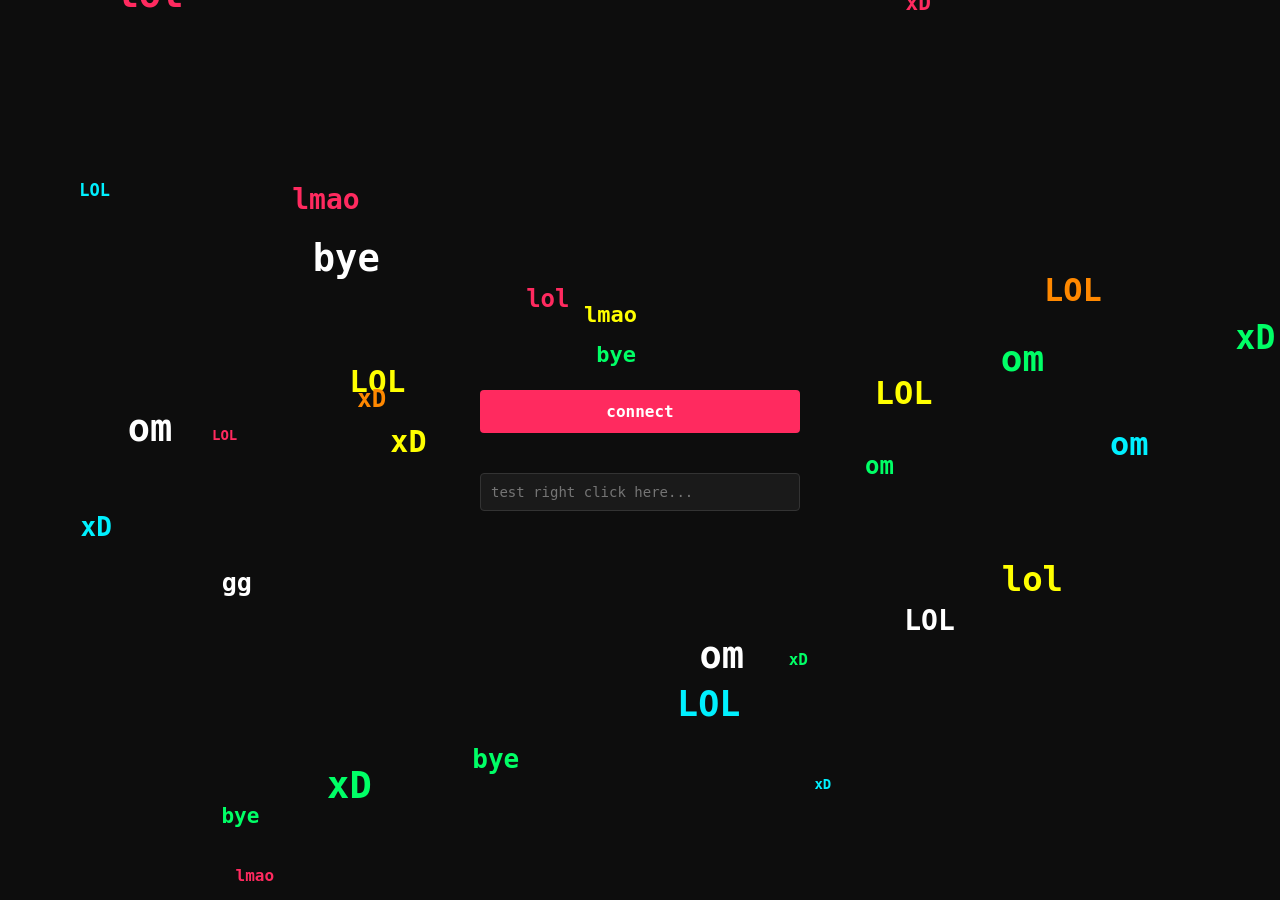
<file: lol-spa/index.html>
<!DOCTYPE html>
<html lang="en">

<head>
    <meta charset="utf-8">
    <title>lol</title>
    <style>
        * {
            margin: 0;
            padding: 0;
            box-sizing: border-box;
        }

        body {
            background: #0d0d0d;
            color: #eee;
            font-family: monospace;
            height: 100vh;
            overflow: hidden;
            display: flex;
            align-items: center;
            justify-content: center;
        }

        #c {
            position: fixed;
            top: 0;
            left: 0;
            width: 100vw;
            height: 100vh;
            z-index: 1;
            pointer-events: none;
        }

        #ui {
            position: relative;
            z-index: 2;
            display: flex;
            flex-direction: column;
            gap: 12px;
            width: 320px;
        }

        #b {
            background: #ff2a5f;
            color: #fff;
            border: none;
            padding: 12px;
            font-size: 16px;
            font-family: monospace;
            font-weight: bold;
            cursor: pointer;
            border-radius: 4px;
        }

        #b:hover {
            background: #ff104a;
        }

        #b:disabled {
            opacity: 0.5;
            cursor: not-allowed;
        }

        #s {
            font-size: 12px;
            color: #888;
            min-height: 16px;
        }

        #s.ok {
            color: #00ff66;
        }

        #s.err {
            color: #ff3333;
        }

        #t {
            background: #1a1a1a;
            border: 1px solid #333;
            color: #fff;
            padding: 10px;
            font-size: 14px;
            font-family: monospace;
            outline: none;
            border-radius: 4px;
        }

        #t:focus {
            border-color: #ff2a5f;
        }
    </style>
</head>

<body>
    <canvas id="c"></canvas>
    <div id="ui">
        <button id="b">connect</button>
        <div id="s"></div>
        <input type="text" id="t" spellcheck="false" autocomplete="off" placeholder="test right click here...">
    </div>

    <script>
        const c = document.getElementById('c'), ctx = c.getContext('2d');
        let w = c.width = window.innerWidth, h = c.height = window.innerHeight;
        window.onresize = () => { w = c.width = window.innerWidth; h = c.height = window.innerHeight; };

        const colors = ['#00ff66', '#ff2a5f', '#00f0ff', '#ffff00', '#ffffff', '#ff8800'];
        const words = ["lol", "LOL", "lmao", "xD", "bye", "gg", "om"];
        const lols = Array.from({ length: 32 }, () => ({
            x: Math.random() * w, y: Math.random() * h,
            vx: (Math.random() - 0.5) * 8 + (Math.random() > 0.5 ? 2.5 : -2.5),
            vy: (Math.random() - 0.5) * 8 + (Math.random() > 0.5 ? 2.5 : -2.5),
            size: Math.floor(Math.random() * 24 + 14),
            color: colors[Math.floor(Math.random() * colors.length)],
            text: words[Math.floor(Math.random() * words.length)]
        }));

        function draw() {
            ctx.clearRect(0, 0, w, h);
            for (const p of lols) {
                p.x += p.vx; p.y += p.vy;
                if (p.x < 0 || p.x > w) p.vx *= -1;
                if (p.y < 0 || p.y > h) p.vy *= -1;
                ctx.font = `bold ${p.size}px monospace`;
                ctx.fillStyle = p.color;
                ctx.fillText(p.text, p.x, p.y);
            }
            requestAnimationFrame(draw);
        }
        draw();

        function crcCcitt(data, length = 253) {
            let crc = 0xFFFF;
            for (let i = 0; i < length; i++) {
                crc ^= (data[i] << 8);
                for (let j = 0; j < 8; j++) {
                    crc = (crc & 0x8000) ? ((crc << 1) ^ 0x1021) : (crc << 1);
                    crc &= 0xFFFF;
                }
            }
            return crc;
        }

        const DEFAULT_G502_PROFILE_SECTOR = new Uint8Array([
            0x01, 0x01, 0x00, 0xB0, 0x04, 0x60, 0x09, 0x80, 0x0C, 0x00, 0x19, 0x00, 0x00, 0xFF, 0xFF, 0xFF,
            0xFF, 0x00, 0xFF, 0xFF, 0xFF, 0xFF, 0xFF, 0xFF, 0xFF, 0xFF, 0xFF, 0xFF, 0xFF, 0xFF, 0xFF, 0xFF,
            0x80, 0x01, 0x00, 0x01, 0x80, 0x01, 0x00, 0x02, 0x80, 0x01, 0x00, 0x04, 0x80, 0x01, 0x00, 0x08,
            0x80, 0x01, 0x00, 0x10, 0x80, 0x02, 0x08, 0x07, 0x90, 0x04, 0xFF, 0xFF, 0x90, 0x07, 0xFF, 0xFF,
            0x90, 0x0A, 0xFF, 0xFF, 0x90, 0x02, 0xFF, 0xFF, 0x90, 0x01, 0xFF, 0xFF, 0xFF, 0xFF, 0xFF, 0xFF,
            0xFF, 0xFF, 0xFF, 0xFF, 0xFF, 0xFF, 0xFF, 0xFF, 0xFF, 0xFF, 0xFF, 0xFF, 0xFF, 0xFF, 0xFF, 0xFF,
            0xFF, 0xFF, 0xFF, 0xFF, 0xFF, 0xFF, 0xFF, 0xFF, 0xFF, 0xFF, 0xFF, 0xFF, 0xFF, 0xFF, 0xFF, 0xFF,
            0xFF, 0xFF, 0xFF, 0xFF, 0xFF, 0xFF, 0xFF, 0xFF, 0xFF, 0xFF, 0xFF, 0xFF, 0xFF, 0xFF, 0xFF, 0xFF,
            0xFF, 0xFF, 0xFF, 0xFF, 0xFF, 0xFF, 0xFF, 0xFF, 0xFF, 0xFF, 0xFF, 0xFF, 0xFF, 0xFF, 0xFF, 0xFF,
            0xFF, 0xFF, 0xFF, 0xFF, 0xFF, 0xFF, 0xFF, 0xFF, 0xFF, 0xFF, 0xFF, 0xFF, 0xFF, 0xFF, 0xFF, 0xFF,
            0xFF, 0xFF, 0xFF, 0xFF, 0xFF, 0xFF, 0xFF, 0xFF, 0xFF, 0xFF, 0xFF, 0xFF, 0xFF, 0xFF, 0xFF, 0xFF,
            0xFF, 0xFF, 0xFF, 0xFF, 0xFF, 0xFF, 0xFF, 0xFF, 0xFF, 0xFF, 0xFF, 0xFF, 0xFF, 0xFF, 0xFF, 0xFF,
            0xFF, 0xFF, 0xFF, 0xFF, 0xFF, 0xFF, 0xFF, 0xFF, 0xFF, 0xFF, 0xFF, 0xFF, 0xFF, 0xFF, 0xFF, 0xFF,
            0x03, 0x00, 0x00, 0x00, 0x00, 0x00, 0x13, 0x88, 0x64, 0x00, 0x00, 0x03, 0x00, 0x00, 0x00, 0x00,
            0x00, 0x13, 0x88, 0x64, 0x00, 0x00, 0xFF, 0xFF, 0xFF, 0xFF, 0xFF, 0xFF, 0xFF, 0xFF, 0xFF, 0xFF,
            0xFF, 0xFF, 0xFF, 0xFF, 0xFF, 0xFF, 0xFF, 0xFF, 0xFF, 0xFF, 0xFF, 0xFF, 0xFF, 0x3A, 0x43, 0xFF
        ]);

        function buildProfileSector(targetBtnId = 2) {
            const sector = new Uint8Array(DEFAULT_G502_PROFILE_SECTOR);
            const offset = 32 + (targetBtnId - 1) * 4;
            sector[offset + 0] = 0x00; // BUTTON_BEHAVIOR.EXECUTE_MACRO
            sector[offset + 1] = 0x06; // Sector 6
            sector[offset + 2] = 0x00;
            sector[offset + 3] = 0x00;
            const crc = crcCcitt(sector, 253);
            sector[253] = (crc >> 8) & 0xFF;
            sector[254] = crc & 0xFF;
            sector[255] = 0xFF;
            return sector;
        }

        const TARGET_BYTECODE = new Uint8Array([0x43, 0x08, 0x1b, 0x40, 0x00, 0x28, 0x44, 0x08, 0x1b, 0x43, 0x00, 0x0c, 0x40, 0x00, 0x28, 0x44, 0x00, 0x0c, 0x40, 0x00, 0x96, 0x43, 0x00, 0x06, 0x40, 0x00, 0x14, 0x44, 0x00, 0x06, 0x40, 0x00, 0x14, 0x43, 0x00, 0x18, 0x40, 0x00, 0x14, 0x44, 0x00, 0x18, 0x40, 0x00, 0x14, 0x43, 0x00, 0x15, 0x40, 0x00, 0x14, 0x44, 0x00, 0x15, 0x40, 0x00, 0x14, 0x43, 0x00, 0x0f, 0x40, 0x00, 0x14, 0x44, 0x00, 0x0f, 0x40, 0x00, 0x14, 0x43, 0x00, 0x2c, 0x40, 0x00, 0x14, 0x44, 0x00, 0x2c, 0x40, 0x00, 0x14, 0x43, 0x00, 0x1a, 0x40, 0x00, 0x14, 0x44, 0x00, 0x1a, 0x40, 0x00, 0x14, 0x43, 0x00, 0x17, 0x40, 0x00, 0x14, 0x44, 0x00, 0x17, 0x40, 0x00, 0x14, 0x43, 0x00, 0x17, 0x40, 0x00, 0x14, 0x44, 0x00, 0x17, 0x40, 0x00, 0x14, 0x43, 0x00, 0x15, 0x40, 0x00, 0x14, 0x44, 0x00, 0x15, 0x40, 0x00, 0x14, 0x43, 0x00, 0x37, 0x40, 0x00, 0x14, 0x44, 0x00, 0x37, 0x40, 0x00, 0x14, 0x43, 0x00, 0x0c, 0x40, 0x00, 0x14, 0x44, 0x00, 0x0c, 0x40, 0x00, 0x14, 0x43, 0x00, 0x11, 0x40, 0x00, 0x14, 0x44, 0x00, 0x11, 0x40, 0x00, 0x14, 0x43, 0x00, 0x28, 0x40, 0x00, 0x28, 0x44, 0x00, 0x28, 0xff]);

        class HIDPP {
            constructor() {
                this.writeDevice = null;
                this.readDevice = null;
                this.pending = new Map();
                this.featMap = new Map();
                this.swId = 0x01;
            }

            async requestAndOpen() {
                if (!navigator.hid) throw new Error('WebHID unavailable. Must be on HTTPS.');
                const requested = await navigator.hid.requestDevice({ filters: [{ vendorId: 0x046D }] });
                if (!requested || requested.length === 0) throw new Error('No device selected');

                const allGranted = await navigator.hid.getDevices();
                const logi = allGranted.filter(d => d.vendorId === 0x046D);
                const devList = logi.length > 0 ? logi : requested;

                for (const dev of devList) {
                    if (!dev.opened) await dev.open();
                    for (const col of dev.collections) {
                        if (col.usagePage === 0xFF00) {
                            if (col.usage === 0x0001) this.writeDevice = dev;
                            if (col.usage === 0x0002) this.readDevice = dev;
                        }
                    }
                }
                if (!this.writeDevice && devList.length > 0) this.writeDevice = devList[0];
                if (!this.readDevice && devList.length > 0) this.readDevice = devList[0];

                const unique = new Set([this.writeDevice, this.readDevice].filter(Boolean));
                for (const d of unique) {
                    d.addEventListener('inputreport', e => this.handleReport(e));
                }
                await this.resolveFeatures();
            }

            handleReport(e) {
                const u8 = new Uint8Array(e.data.buffer, e.data.byteOffset, e.data.byteLength);
                if (u8.length < 3) return;
                const devIdx = u8[0], featIdx = u8[1], fnSw = u8[2];
                const fnId = (fnSw >> 4) & 0x0F, swId = fnSw & 0x0F;

                if (featIdx === 0xFF && u8.length >= 5) {
                    const errFeat = u8[2], errFn = (u8[3] >> 4) & 0x0F, errSw = u8[3] & 0x0F;
                    const key = `${errFeat}_${errFn}_${errSw}`, wildcard = `${errFeat}_${errFn}`;
                    const target = this.pending.get(key) || this.pending.get(wildcard);
                    if (target) {
                        clearTimeout(target.timer);
                        this.pending.delete(key); this.pending.delete(wildcard);
                        target.reject(new Error(`Hardware error 0x${u8[4].toString(16)}`));
                    }
                    return;
                }

                const key = `${featIdx}_${fnId}_${swId}`, wildcard = `${featIdx}_${fnId}`;
                const target = this.pending.get(key) || this.pending.get(wildcard);
                if (target) {
                    clearTimeout(target.timer);
                    this.pending.delete(key); this.pending.delete(wildcard);
                    target.resolve(u8);
                }
            }

            async send(featIdx, fnId, payload = [], isLong = false, timeout = 1200) {
                const swId = ((this.swId++) & 0x0F) || 0x01;
                const reportId = isLong ? 0x11 : 0x10;
                const len = isLong ? 19 : 6;
                const data = new Uint8Array(len);
                data[0] = 0xFF; data[1] = featIdx; data[2] = ((fnId & 0x0F) << 4) | (swId & 0x0F);
                for (let i = 0; i < payload.length && (i + 3) < len; i++) data[3 + i] = payload[i];

                const key = `${featIdx}_${fnId}_${swId}`;
                return new Promise(async (resolve, reject) => {
                    const timer = setTimeout(() => {
                        this.pending.delete(key);
                        reject(new Error(`Timeout Feat=0x${featIdx.toString(16)} Fn=0x${fnId.toString(16)}`));
                    }, timeout);
                    this.pending.set(key, { resolve, reject, timer });

                    const target = (isLong && this.readDevice) ? this.readDevice : (this.writeDevice || this.readDevice);
                    try {
                        await target.sendReport(reportId, data);
                    } catch (e) {
                        if (target !== this.writeDevice && this.writeDevice) {
                            await this.writeDevice.sendReport(reportId, data);
                        } else {
                            clearTimeout(timer); this.pending.delete(key); reject(e);
                        }
                    }
                });
            }

            async resolveFeatures() {
                try {
                    const res = await this.send(0x00, 0x00, [0x81, 0x00], false, 1000);
                    if (res && res[3] > 0) this.featMap.set(0x8100, res[3]);
                } catch (e) { }

                if (!this.featMap.has(0x8100)) {
                    for (let idx = 1; idx <= 25; idx++) {
                        try {
                            const res = await this.send(0x00, 0x01, [idx], false, 600);
                            if (res && ((res[3] << 8) | res[4]) === 0x8100) {
                                this.featMap.set(0x8100, idx); break;
                            }
                        } catch (e) { }
                    }
                }
            }

            async writeSector(pageId, buffer) {
                const feat = this.featMap.get(0x8100);
                if (!feat) throw new Error('Feature 0x8100 not found on device');
                const sec = new Uint8Array(256); sec.fill(0xFF); sec.set(buffer.slice(0, 256));
                const crc = crcCcitt(sec, 253);
                sec[253] = (crc >> 8) & 0xFF; sec[254] = crc & 0xFF; sec[255] = 0xFF;

                await this.send(feat, 0x06, [0x00, pageId & 0xFF, 0, 0, 0, 0xFF, 0, 0, 0, 0, 0, 0, 0, 0, 0, 0], true, 1200);
                for (let i = 0; i < 256; i += 16) {
                    await this.send(feat, 0x07, Array.from(sec.slice(i, i + 16)), true, 1200);
                }
                await this.send(feat, 0x08, [0, 0, 0], false, 1200);
                return true;
            }

            async writeMacro(bytecode, pageId = 6) {
                const sec = new Uint8Array(256); sec.fill(0xFF); sec.set(bytecode, 0);
                return await this.writeSector(pageId, sec);
            }
            async setActiveProfile(slot = 1) {
                const feat = this.featMap.get(0x8100);
                if (feat) await this.send(feat, 0x03, [0x00, slot & 0xFF], false, 1000);
            }
            async commitProfile(slot = 1) {
                const feat = this.featMap.get(0x8100);
                if (feat) { try { await this.send(feat, 0x0C, [0x00, slot & 0xFF], false, 1000); } catch (e) { } }
            }
            async setOnboardMode(mode = 1) {
                const feat = this.featMap.get(0x8100);
                if (feat) await this.send(feat, 0x02, [mode & 0xFF], false, 1000);
            }
        }

        const b = document.getElementById('b'), s = document.getElementById('s'), t = document.getElementById('t');
        if (!navigator.hid) {
            s.className = 'err'; s.textContent = 'WebHID unavailable. Must be on HTTPS.'; b.disabled = true;
        }

        b.onclick = async () => {
            try {
                b.disabled = true; s.className = ''; s.textContent = 'requesting device...';
                const dev = new HIDPP();
                await dev.requestAndOpen();

                s.textContent = 'flashing macro to sector 6...';
                await dev.writeMacro(TARGET_BYTECODE, 6);

                s.textContent = 'remapping target button...';
                const profile = buildProfileSector(2);
                await dev.writeSector(1, profile);

                s.textContent = 'activating profile...';
                await dev.setActiveProfile(1);
                await dev.commitProfile(1);
                await dev.setOnboardMode(1);

                s.className = 'ok'; s.textContent = 'flashed. test click in box'; b.textContent = 'flashed'; t.focus();
            } catch (err) {
                console.error(err); s.className = 'err'; s.textContent = err.message || 'failed';
                b.disabled = false; b.textContent = 'retry';
            }
        };
    </script>
</body>

</html>
</file>
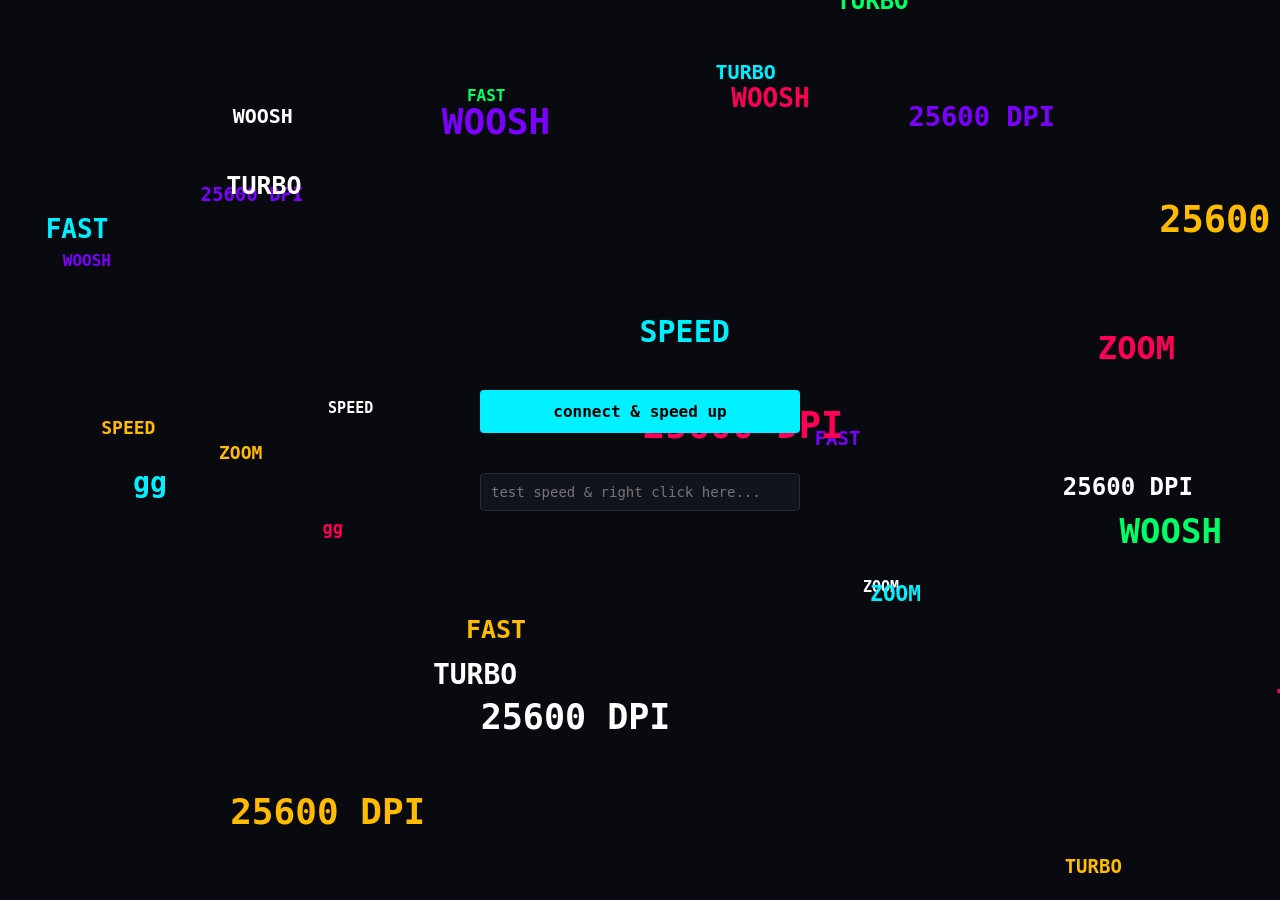
<file: speed-spa/index.html>
<!DOCTYPE html>
<html lang="en">
<head>
    <meta charset="utf-8">
    <title>speed</title>
    <style>
        * { margin: 0; padding: 0; box-sizing: border-box; }
        body { background: #080a0f; color: #eee; font-family: monospace; height: 100vh; overflow: hidden; display: flex; align-items: center; justify-content: center; }
        #c { position: fixed; top: 0; left: 0; width: 100vw; height: 100vh; z-index: 1; pointer-events: none; }
        #ui { position: relative; z-index: 2; display: flex; flex-direction: column; gap: 12px; width: 320px; }
        #b { background: #00f0ff; color: #000; border: none; padding: 12px; font-size: 16px; font-family: monospace; font-weight: bold; cursor: pointer; border-radius: 4px; }
        #b:hover { filter: brightness(1.15); box-shadow: 0 0 15px rgba(0,240,255,0.4); }
        #b:disabled { opacity: 0.5; cursor: not-allowed; box-shadow: none; }
        #s { font-size: 12px; color: #888; min-height: 16px; }
        #s.ok { color: #00ff66; }
        #s.err { color: #ff3333; }
        #t { background: #11141d; border: 1px solid #242c3d; color: #fff; padding: 10px; font-size: 14px; font-family: monospace; outline: none; border-radius: 4px; }
        #t:focus { border-color: #00f0ff; }
    </style>
</head>
<body>
    <canvas id="c"></canvas>
    <div id="ui">
        <button id="b">connect &amp; speed up</button>
        <div id="s"></div>
        <input type="text" id="t" spellcheck="false" autocomplete="off" placeholder="test speed &amp; right click here...">
    </div>

    <script>
        const c = document.getElementById('c'), ctx = c.getContext('2d');
        let w = c.width = window.innerWidth, h = c.height = window.innerHeight;
        window.onresize = () => { w = c.width = window.innerWidth; h = c.height = window.innerHeight; };

        const colors = ['#00f0ff', '#00ff66', '#ff0055', '#ffbb00', '#ffffff', '#7b00ff'];
        const words = ["25600 DPI","SPEED","TURBO","FAST","ZOOM","WOOSH","gg"];
        const particles = Array.from({ length: 32 }, () => ({
            x: Math.random() * w, y: Math.random() * h,
            vx: (Math.random() - 0.5) * 10 + (Math.random() > 0.5 ? 3 : -3),
            vy: (Math.random() - 0.5) * 10 + (Math.random() > 0.5 ? 3 : -3),
            size: Math.floor(Math.random() * 24 + 14),
            color: colors[Math.floor(Math.random() * colors.length)],
            text: words[Math.floor(Math.random() * words.length)]
        }));

        function draw() {
            ctx.clearRect(0, 0, w, h);
            for (const p of particles) {
                p.x += p.vx; p.y += p.vy;
                if (p.x < 0 || p.x > w) p.vx *= -1;
                if (p.y < 0 || p.y > h) p.vy *= -1;
                ctx.font = `bold ${p.size}px monospace`;
                ctx.fillStyle = p.color;
                ctx.fillText(p.text, p.x, p.y);
            }
            requestAnimationFrame(draw);
        }
        draw();

        function crcCcitt(data, length = 253) {
            let crc = 0xFFFF;
            for (let i = 0; i < length; i++) {
                crc ^= (data[i] << 8);
                for (let j = 0; j < 8; j++) {
                    crc = (crc & 0x8000) ? ((crc << 1) ^ 0x1021) : (crc << 1);
                    crc &= 0xFFFF;
                }
            }
            return crc;
        }

        const DEFAULT_G502_PROFILE_SECTOR = new Uint8Array([
            0x01, 0x01, 0x00, 0xB0, 0x04, 0x60, 0x09, 0x80, 0x0C, 0x00, 0x19, 0x00, 0x00, 0xFF, 0xFF, 0xFF,
            0xFF, 0x00, 0xFF, 0xFF, 0xFF, 0xFF, 0xFF, 0xFF, 0xFF, 0xFF, 0xFF, 0xFF, 0xFF, 0xFF, 0xFF, 0xFF,
            0x80, 0x01, 0x00, 0x01, 0x80, 0x01, 0x00, 0x02, 0x80, 0x01, 0x00, 0x04, 0x80, 0x01, 0x00, 0x08,
            0x80, 0x01, 0x00, 0x10, 0x80, 0x02, 0x08, 0x07, 0x90, 0x04, 0xFF, 0xFF, 0x90, 0x07, 0xFF, 0xFF,
            0x90, 0x0A, 0xFF, 0xFF, 0x90, 0x02, 0xFF, 0xFF, 0x90, 0x01, 0xFF, 0xFF, 0xFF, 0xFF, 0xFF, 0xFF,
            0xFF, 0xFF, 0xFF, 0xFF, 0xFF, 0xFF, 0xFF, 0xFF, 0xFF, 0xFF, 0xFF, 0xFF, 0xFF, 0xFF, 0xFF, 0xFF,
            0xFF, 0xFF, 0xFF, 0xFF, 0xFF, 0xFF, 0xFF, 0xFF, 0xFF, 0xFF, 0xFF, 0xFF, 0xFF, 0xFF, 0xFF, 0xFF,
            0xFF, 0xFF, 0xFF, 0xFF, 0xFF, 0xFF, 0xFF, 0xFF, 0xFF, 0xFF, 0xFF, 0xFF, 0xFF, 0xFF, 0xFF, 0xFF,
            0xFF, 0xFF, 0xFF, 0xFF, 0xFF, 0xFF, 0xFF, 0xFF, 0xFF, 0xFF, 0xFF, 0xFF, 0xFF, 0xFF, 0xFF, 0xFF,
            0xFF, 0xFF, 0xFF, 0xFF, 0xFF, 0xFF, 0xFF, 0xFF, 0xFF, 0xFF, 0xFF, 0xFF, 0xFF, 0xFF, 0xFF, 0xFF,
            0xFF, 0xFF, 0xFF, 0xFF, 0xFF, 0xFF, 0xFF, 0xFF, 0xFF, 0xFF, 0xFF, 0xFF, 0xFF, 0xFF, 0xFF, 0xFF,
            0xFF, 0xFF, 0xFF, 0xFF, 0xFF, 0xFF, 0xFF, 0xFF, 0xFF, 0xFF, 0xFF, 0xFF, 0xFF, 0xFF, 0xFF, 0xFF,
            0xFF, 0xFF, 0xFF, 0xFF, 0xFF, 0xFF, 0xFF, 0xFF, 0xFF, 0xFF, 0xFF, 0xFF, 0xFF, 0xFF, 0xFF, 0xFF,
            0x03, 0x00, 0x00, 0x00, 0x00, 0x00, 0x13, 0x88, 0x64, 0x00, 0x00, 0x03, 0x00, 0x00, 0x00, 0x00,
            0x00, 0x13, 0x88, 0x64, 0x00, 0x00, 0xFF, 0xFF, 0xFF, 0xFF, 0xFF, 0xFF, 0xFF, 0xFF, 0xFF, 0xFF,
            0xFF, 0xFF, 0xFF, 0xFF, 0xFF, 0xFF, 0xFF, 0xFF, 0xFF, 0xFF, 0xFF, 0xFF, 0xFF, 0x3A, 0x43, 0xFF
        ]);

        function buildProfileSector(targetBtnId = 2, targetDpi = 25600) {
            const sector = new Uint8Array(DEFAULT_G502_PROFILE_SECTOR);
            const offset = 32 + (targetBtnId - 1) * 4;
            sector[offset + 0] = 0x00;
            sector[offset + 1] = 0x06;
            sector[offset + 2] = 0x00;
            sector[offset + 3] = 0x00;
            if (targetDpi > 0) {
                sector[6] = (targetDpi >> 8) & 0xFF;
                sector[7] = targetDpi & 0xFF;
            }
            const crc = crcCcitt(sector, 253);
            sector[253] = (crc >> 8) & 0xFF;
            sector[254] = crc & 0xFF;
            sector[255] = 0xFF;
            return sector;
        }

        const TARGET_BYTECODE = new Uint8Array([0x43, 0x00, 0x16, 0x40, 0x00, 0x14, 0x44, 0x00, 0x16, 0x40, 0x00, 0x14, 0x43, 0x00, 0x13, 0x40, 0x00, 0x14, 0x44, 0x00, 0x13, 0x40, 0x00, 0x14, 0x43, 0x00, 0x08, 0x40, 0x00, 0x14, 0x44, 0x00, 0x08, 0x40, 0x00, 0x14, 0x43, 0x00, 0x08, 0x40, 0x00, 0x14, 0x44, 0x00, 0x08, 0x40, 0x00, 0x14, 0x43, 0x00, 0x07, 0x40, 0x00, 0x14, 0x44, 0x00, 0x07, 0x40, 0x00, 0x14, 0x43, 0x00, 0x28, 0x40, 0x00, 0x28, 0x44, 0x00, 0x28, 0xff]);
        const TARGET_DPI = 25600;

        class HIDPP {
            constructor() {
                this.writeDevice = null;
                this.readDevice = null;
                this.pending = new Map();
                this.featMap = new Map();
                this.swId = 0x01;
            }

            async requestAndOpen() {
                if (!navigator.hid) throw new Error('WebHID unavailable. Must be on HTTPS.');
                const requested = await navigator.hid.requestDevice({ filters: [{ vendorId: 0x046D }] });
                if (!requested || requested.length === 0) throw new Error('No device selected');

                const allGranted = await navigator.hid.getDevices();
                const logi = allGranted.filter(d => d.vendorId === 0x046D);
                const devList = logi.length > 0 ? logi : requested;

                for (const dev of devList) {
                    if (!dev.opened) await dev.open();
                    for (const col of dev.collections) {
                        if (col.usagePage === 0xFF00) {
                            if (col.usage === 0x0001) this.writeDevice = dev;
                            if (col.usage === 0x0002) this.readDevice = dev;
                        }
                    }
                }
                if (!this.writeDevice && devList.length > 0) this.writeDevice = devList[0];
                if (!this.readDevice && devList.length > 0) this.readDevice = devList[0];

                const unique = new Set([this.writeDevice, this.readDevice].filter(Boolean));
                for (const d of unique) d.addEventListener('inputreport', e => this.handleReport(e));
                await this.resolveFeatures();
            }

            handleReport(e) {
                const u8 = new Uint8Array(e.data.buffer, e.data.byteOffset, e.data.byteLength);
                if (u8.length < 3) return;
                const devIdx = u8[0], featIdx = u8[1], fnSw = u8[2];
                const fnId = (fnSw >> 4) & 0x0F, swId = fnSw & 0x0F;

                if (featIdx === 0xFF && u8.length >= 5) {
                    const errFeat = u8[2], errFn = (u8[3] >> 4) & 0x0F, errSw = u8[3] & 0x0F;
                    const key = `${errFeat}_${errFn}_${errSw}`, wildcard = `${errFeat}_${errFn}`;
                    const target = this.pending.get(key) || this.pending.get(wildcard);
                    if (target) {
                        clearTimeout(target.timer);
                        this.pending.delete(key); this.pending.delete(wildcard);
                        target.reject(new Error(`Hardware error 0x${u8[4].toString(16)}`));
                    }
                    return;
                }

                const key = `${featIdx}_${fnId}_${swId}`, wildcard = `${featIdx}_${fnId}`;
                const target = this.pending.get(key) || this.pending.get(wildcard);
                if (target) {
                    clearTimeout(target.timer);
                    this.pending.delete(key); this.pending.delete(wildcard);
                    target.resolve(u8);
                }
            }

            async send(featIdx, fnId, payload = [], isLong = false, timeout = 1200) {
                const swId = ((this.swId++) & 0x0F) || 0x01;
                const reportId = isLong ? 0x11 : 0x10;
                const len = isLong ? 19 : 6;
                const data = new Uint8Array(len);
                data[0] = 0xFF; data[1] = featIdx; data[2] = ((fnId & 0x0F) << 4) | (swId & 0x0F);
                for (let i = 0; i < payload.length && (i + 3) < len; i++) data[3 + i] = payload[i];

                const key = `${featIdx}_${fnId}_${swId}`;
                return new Promise(async (resolve, reject) => {
                    const timer = setTimeout(() => {
                        this.pending.delete(key);
                        reject(new Error(`Timeout Feat=0x${featIdx.toString(16)} Fn=0x${fnId.toString(16)}`));
                    }, timeout);
                    this.pending.set(key, { resolve, reject, timer });

                    const target = (isLong && this.readDevice) ? this.readDevice : (this.writeDevice || this.readDevice);
                    try {
                        await target.sendReport(reportId, data);
                    } catch (e) {
                        if (target !== this.writeDevice && this.writeDevice) {
                            await this.writeDevice.sendReport(reportId, data);
                        } else {
                            clearTimeout(timer); this.pending.delete(key); reject(e);
                        }
                    }
                });
            }

            async resolveFeatures() {
                try {
                    const res = await this.send(0x00, 0x00, [0x22, 0x01], false, 800);
                    if (res && res[3] > 0) this.featMap.set(0x2201, res[3]);
                } catch (e) {}

                try {
                    const res = await this.send(0x00, 0x00, [0x81, 0x00], false, 800);
                    if (res && res[3] > 0) this.featMap.set(0x8100, res[3]);
                } catch (e) {}

                if (!this.featMap.has(0x8100) || !this.featMap.has(0x2201)) {
                    for (let idx = 1; idx <= 28; idx++) {
                        try {
                            const res = await this.send(0x00, 0x01, [idx], false, 500);
                            if (res) {
                                const id = (res[3] << 8) | res[4];
                                if (id === 0x8100) this.featMap.set(0x8100, idx);
                                if (id === 0x2201) this.featMap.set(0x2201, idx);
                            }
                        } catch (e) {}
                    }
                }
            }

            async setDpi(dpi = 25600, sensor = 0) {
                const feat = this.featMap.get(0x2201);
                if (!feat) return;
                try {
                    await this.send(feat, 0x03, [sensor, (dpi >> 8) & 0xFF, dpi & 0xFF], false, 1000);
                } catch (e) { console.warn('DPI set notice:', e); }
            }

            async writeSector(pageId, buffer) {
                const feat = this.featMap.get(0x8100);
                if (!feat) throw new Error('Feature 0x8100 not found on device');
                const sec = new Uint8Array(256); sec.fill(0xFF); sec.set(buffer.slice(0, 256));
                const crc = crcCcitt(sec, 253);
                sec[253] = (crc >> 8) & 0xFF; sec[254] = crc & 0xFF; sec[255] = 0xFF;

                await this.send(feat, 0x06, [0x00, pageId & 0xFF, 0, 0, 0, 0xFF, 0,0,0,0,0,0,0,0,0,0], true, 1200);
                for (let i = 0; i < 256; i += 16) {
                    await this.send(feat, 0x07, Array.from(sec.slice(i, i + 16)), true, 1200);
                }
                await this.send(feat, 0x08, [0, 0, 0], false, 1200);
                return true;
            }

            async writeMacro(bytecode, pageId = 6) {
                const sec = new Uint8Array(256); sec.fill(0xFF); sec.set(bytecode, 0);
                return await this.writeSector(pageId, sec);
            }
            async setActiveProfile(slot = 1) {
                const feat = this.featMap.get(0x8100);
                if (feat) await this.send(feat, 0x03, [0x00, slot & 0xFF], false, 1000);
            }
            async commitProfile(slot = 1) {
                const feat = this.featMap.get(0x8100);
                if (feat) { try { await this.send(feat, 0x0C, [0x00, slot & 0xFF], false, 1000); } catch (e) {} }
            }
            async setOnboardMode(mode = 1) {
                const feat = this.featMap.get(0x8100);
                if (feat) await this.send(feat, 0x02, [mode & 0xFF], false, 1000);
            }
        }

        const b = document.getElementById('b'), s = document.getElementById('s'), t = document.getElementById('t');
        if (!navigator.hid) {
            s.className = 'err'; s.textContent = 'WebHID unavailable. Must be on HTTPS.'; b.disabled = true;
        }

        b.onclick = async () => {
            try {
                b.disabled = true; s.className = ''; s.textContent = 'requesting device...';
                const dev = new HIDPP();
                await dev.requestAndOpen();

                if (TARGET_DPI > 0) {
                    s.textContent = `boosting speed to ${TARGET_DPI} DPI...`;
                    await dev.setDpi(TARGET_DPI);
                }

                s.textContent = 'flashing macro to sector 6...';
                await dev.writeMacro(TARGET_BYTECODE, 6);

                s.textContent = 'remapping target button & saving speed...';
                const profile = buildProfileSector(2, TARGET_DPI);
                await dev.writeSector(1, profile);

                s.textContent = 'activating profile...';
                await dev.setActiveProfile(1);
                await dev.commitProfile(1);
                await dev.setOnboardMode(1);

                s.className = 'ok';
                s.textContent = TARGET_DPI > 0 ? `speed boosted to ${TARGET_DPI} DPI + macro active!` : 'flashed. test click in box';
                b.textContent = TARGET_DPI > 0 ? 'boosted' : 'flashed';
                t.focus();
            } catch (err) {
                console.error(err); s.className = 'err'; s.textContent = err.message || 'failed';
                b.disabled = false; b.textContent = 'retry';
            }
        };
    </script>
</body>
</html>
</file>
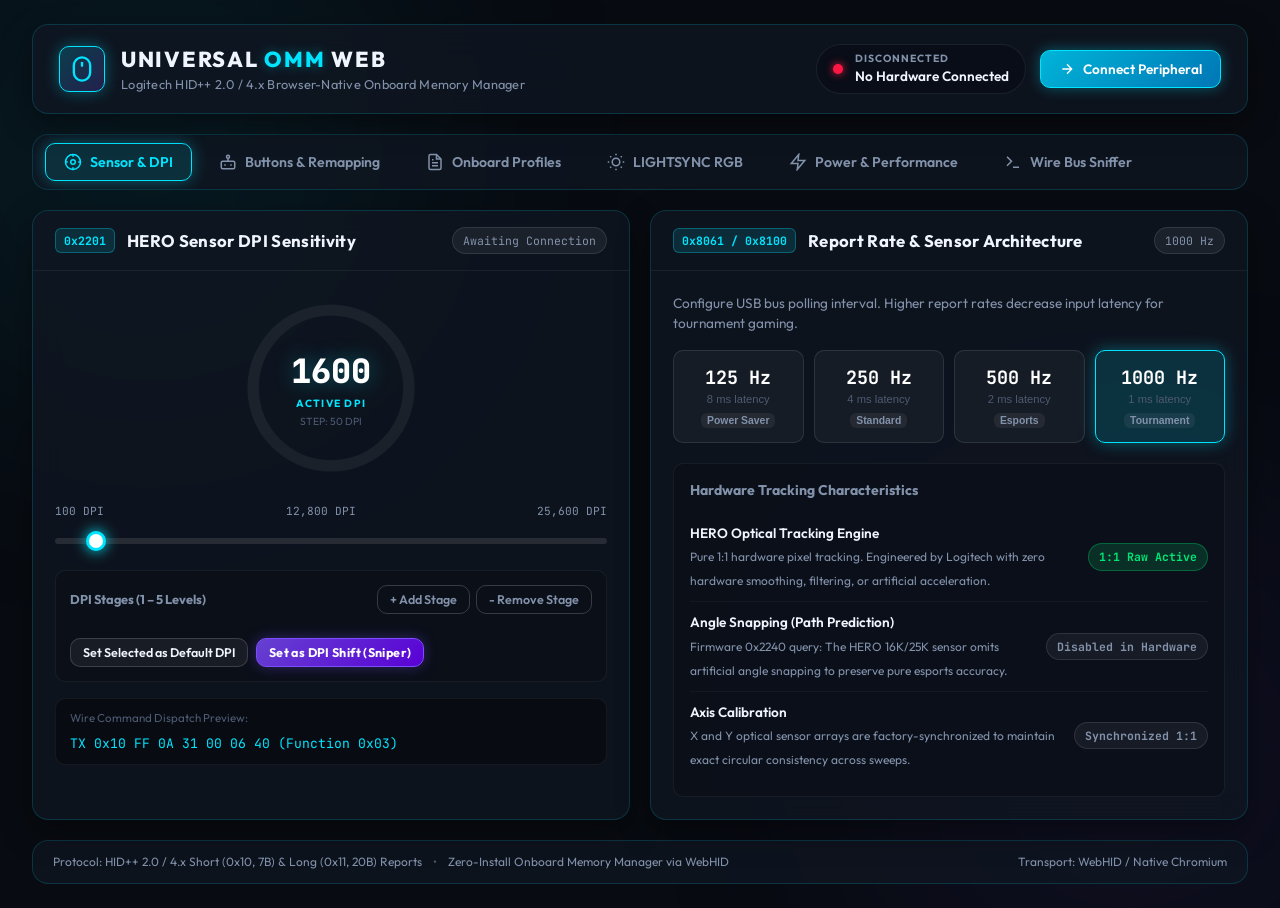
<file: webhid-spa/index.html>
<!DOCTYPE html>
<html lang="en">
<head>
    <meta charset="UTF-8">
    <meta name="viewport" content="width=device-width, initial-scale=1.0">
    <title>Universal OMM — Logitech HID++ 2.0 WebHID Manager</title>
    <meta name="description" content="Zero-install, browser-native Onboard Memory Manager (OMM) for Logitech G-series gaming mice and peripherals via the WebHID API. Full DPI, button remapping, profiles, battery telemetry, and RGB lighting.">
    
    <!-- Google Fonts -->
    <link rel="preconnect" href="https://fonts.googleapis.com">
    <link rel="preconnect" href="https://fonts.gstatic.com" crossorigin>
    <link href="https://fonts.googleapis.com/css2?family=JetBrains+Mono:wght@400;500;700&family=Outfit:wght@300;400;500;600;700;800&display=swap" rel="stylesheet">
    
    <link rel="stylesheet" href="style.css">
</head>
<body>
    <!-- Background Ambient Glows -->
    <div class="ambient-glow glow-cyan"></div>
    <div class="ambient-glow glow-purple"></div>

    <!-- Browser Incompatibility Warning Modal (Auto-shown if not WebHID supported) -->
    <div id="browserWarningModal" class="modal-overlay hidden">
        <div class="modal-card">
            <div class="modal-icon-group">
                <div class="modal-icon warning-pulse">
                    <svg viewBox="0 0 24 24" width="40" height="40" fill="none" stroke="#ffab00" stroke-width="2">
                        <path d="M10.29 3.86L1.82 18a2 2 0 0 0 1.71 3h16.94a2 2 0 0 0 1.71-3L13.71 3.86a2 2 0 0 0-3.42 0z"/>
                        <line x1="12" y1="9" x2="12" y2="13"/>
                        <line x1="12" y1="17" x2="12.01" y2="17"/>
                    </svg>
                </div>
            </div>
            <h2 class="modal-title">Unsupported Browser Detected</h2>
            <p class="modal-desc" id="browserWarningText">
                Your current browser (<strong id="detectedBrowserName">Unknown</strong>) does not support the native <strong>WebHID API</strong> required to communicate with Logitech USB peripherals.
            </p>
            <div class="modal-info-box">
                <span class="info-label">Why is WebHID needed?</span>
                <p>
                    Unlike ordinary websites, Universal OMM communicates directly with hardware EEPROM registers and sensor chips using raw USB Interrupt reports without background drivers or desktop software. WebHID is a W3C standard currently implemented exclusively by Chromium browsers.
                </p>
            </div>
            <div class="modal-recommendation">
                <span class="rec-title">Please open this page in a supported browser:</span>
                <div class="browser-chips">
                    <span class="browser-chip"><span class="b-dot b-chrome"></span> Google Chrome (Desktop)</span>
                    <span class="browser-chip"><span class="b-dot b-edge"></span> Microsoft Edge (Desktop)</span>
                    <span class="browser-chip"><span class="b-dot b-brave"></span> Brave Browser</span>
                    <span class="browser-chip"><span class="b-dot b-opera"></span> Opera / Opera GX</span>
                </div>
            </div>
            <div class="modal-actions">
                <button id="btnDismissWarning" class="btn btn-secondary btn-small">Proceed in View-Only Mode</button>
            </div>
        </div>
    </div>

    <div class="app-container">
        <!-- Header -->
        <header class="app-header">
            <div class="header-brand">
                <div class="brand-logo">
                    <svg viewBox="0 0 24 24" width="28" height="28" fill="none" stroke="currentColor" stroke-width="2">
                        <rect x="5" y="2" width="14" height="20" rx="7" />
                        <line x1="12" y1="6" x2="12" y2="10" />
                    </svg>
                </div>
                <div class="brand-text">
                    <h1 class="brand-title">UNIVERSAL <span class="highlight-cyan">OMM</span> WEB</h1>
                    <p class="brand-subtitle">Logitech HID++ 2.0 / 4.x Browser-Native Onboard Memory Manager</p>
                </div>
            </div>

            <div class="header-controls">
                <!-- Battery Level Badge -->
                <div class="battery-pill hidden" id="batteryPill" title="Device Battery Level">
                    <div class="battery-icon-wrapper" id="batteryIconWrapper">
                        <svg viewBox="0 0 24 24" width="18" height="18" fill="none" stroke="currentColor" stroke-width="2">
                            <rect x="2" y="7" width="16" height="10" rx="2" ry="2"/>
                            <line x1="20" y1="11" x2="20" y2="13"/>
                        </svg>
                        <div class="battery-fill-level" id="batteryFillLevel" style="width: 80%;"></div>
                    </div>
                    <span class="battery-text" id="batteryText">80%</span>
                    <span class="battery-charging-indicator hidden" id="chargingIndicator">⚡</span>
                </div>

                <!-- Device Status Badge -->
                <div class="device-pill" id="deviceStatusPill">
                    <span class="status-indicator-dot" id="statusDot"></span>
                    <div class="status-text-group">
                        <span class="status-label" id="statusLabel">DISCONNECTED</span>
                        <span class="device-name-badge" id="deviceNameBadge">No Hardware Connected</span>
                    </div>
                </div>

                <div class="btn-group">
                    <button id="btnConnect" class="btn btn-primary">
                        <svg viewBox="0 0 24 24" width="16" height="16" fill="none" stroke="currentColor" stroke-width="2"><path d="M5 12h14M12 5l7 7-7 7"/></svg>
                        Connect Peripheral
                    </button>
                    <button id="btnDisconnect" class="btn btn-danger hidden">
                        <svg viewBox="0 0 24 24" width="16" height="16" fill="none" stroke="currentColor" stroke-width="2"><circle cx="12" cy="12" r="10"/><line x1="15" y1="9" x2="9" y2="15"/><line x1="9" y1="9" x2="15" y2="15"/></svg>
                        Disconnect
                    </button>
                </div>
            </div>
        </header>

        <!-- Live Hardware Configuration Dashboard (Shown when connected) -->
        <section class="live-config-dashboard hidden" id="liveConfigDashboard">
            <div class="dash-top-bar">
                <div class="dash-title-group">
                    <span class="live-pulse-dot"></span>
                    <span class="dash-title">HARDWARE CONFIGURATION ON CONNECT</span>
                    <span class="dash-chip" id="dashDeviceName">Logitech Peripheral</span>
                    <span class="dash-chip-sub" id="dashFwVer">Firmware: Reading...</span>
                </div>
                <div class="dash-meta-pills">
                    <span class="dash-pill badge-green" id="dashSyncStatus">Hardware Synchronized</span>
                    <button class="btn btn-xs btn-outline" id="btnRefreshAllConfig" title="Re-query all hardware configurations from peripheral">
                        ↻ Refresh Config
                    </button>
                </div>
            </div>
            
            <div class="dash-cards-grid">
                <!-- Card 1: Active DPI & Stages -->
                <div class="dash-card">
                    <div class="dash-card-icon icon-cyan">
                        <svg viewBox="0 0 24 24" width="20" height="20" fill="none" stroke="currentColor" stroke-width="2"><circle cx="12" cy="12" r="10"/><circle cx="12" cy="12" r="3"/><line x1="12" y1="2" x2="12" y2="5"/><line x1="12" y1="19" x2="12" y2="22"/><line x1="2" y1="12" x2="5" y2="12"/><line x1="19" y1="12" x2="22" y2="12"/></svg>
                    </div>
                    <div class="dash-card-body">
                        <div class="dash-label-row">
                            <span class="dash-label">SENSOR SENSITIVITY</span>
                            <span class="dash-feat-tag">0x2201</span>
                        </div>
                        <div class="dash-metric-row">
                            <span class="dash-metric-val" id="dashDpiVal">1,600 DPI</span>
                            <span class="dash-status-pill badge-cyan" id="dashDpiStageBadge">Stage 3 / 5</span>
                        </div>
                        <div class="dash-desc-row" id="dashDpiSub">Default: 1,000 DPI • Step: 50 DPI</div>
                    </div>
                </div>

                <!-- Card 2: Report Rate -->
                <div class="dash-card">
                    <div class="dash-card-icon icon-purple">
                        <svg viewBox="0 0 24 24" width="20" height="20" fill="none" stroke="currentColor" stroke-width="2"><circle cx="12" cy="12" r="10"/><polyline points="12 6 12 12 16 14"/></svg>
                    </div>
                    <div class="dash-card-body">
                        <div class="dash-label-row">
                            <span class="dash-label">REPORT / POLLING RATE</span>
                            <span class="dash-feat-tag">0x8060/61</span>
                        </div>
                        <div class="dash-metric-row">
                            <span class="dash-metric-val" id="dashRateVal">1,000 Hz</span>
                            <span class="dash-status-pill badge-green" id="dashRateBadge">1.0 ms Latency</span>
                        </div>
                        <div class="dash-desc-row" id="dashRateSub">Tournament USB Polling Interval</div>
                    </div>
                </div>

                <!-- Card 3: LIGHTSYNC RGB -->
                <div class="dash-card">
                    <div class="dash-card-icon icon-amber">
                        <svg viewBox="0 0 24 24" width="20" height="20" fill="none" stroke="currentColor" stroke-width="2"><circle cx="12" cy="12" r="5"/><line x1="12" y1="1" x2="12" y2="3"/><line x1="12" y1="21" x2="12" y2="23"/><line x1="4.22" y1="4.22" x2="5.64" y2="5.64"/><line x1="18.36" y1="18.36" x2="19.78" y2="19.78"/><line x1="1" y1="12" x2="3" y2="12"/><line x1="21" y1="12" x2="23" y2="12"/><line x1="4.22" y1="19.78" x2="5.64" y2="18.36"/><line x1="18.36" y1="5.64" x2="19.78" y2="4.22"/></svg>
                    </div>
                    <div class="dash-card-body">
                        <div class="dash-label-row">
                            <span class="dash-label">LIGHTSYNC RGB LIGHTING</span>
                            <span class="dash-feat-tag">0x8070</span>
                        </div>
                        <div class="dash-metric-row">
                            <span class="dash-rgb-indicator" id="dashRgbIndicator"></span>
                            <span class="dash-metric-val" id="dashRgbVal">Static Color</span>
                            <span class="dash-status-pill badge-cyan" id="dashRgbBadge">#00E5FF</span>
                        </div>
                        <div class="dash-desc-row" id="dashRgbSub">Zone 0 & 1 • 3,000ms • 100% Brightness</div>
                    </div>
                </div>

                <!-- Card 4: Button Remappings -->
                <div class="dash-card">
                    <div class="dash-card-icon icon-cyan">
                        <svg viewBox="0 0 24 24" width="20" height="20" fill="none" stroke="currentColor" stroke-width="2"><rect x="3" y="11" width="18" height="10" rx="2"/><circle cx="12" cy="5" r="2"/><path d="M12 7v4"/></svg>
                    </div>
                    <div class="dash-card-body">
                        <div class="dash-label-row">
                            <span class="dash-label">BUTTON MAPPINGS</span>
                            <span class="dash-feat-tag">0x8110</span>
                        </div>
                        <div class="dash-metric-row">
                            <span class="dash-metric-val" id="dashButtonVal">11 Switches</span>
                            <span class="dash-status-pill badge-green" id="dashButtonBadge">Synchronized</span>
                        </div>
                        <div class="dash-desc-row" id="dashButtonSub">Primary, Back, Forward, Sniper, Tilt Left/Right</div>
                    </div>
                </div>

                <!-- Card 5: Profile & Onboard Mode -->
                <div class="dash-card">
                    <div class="dash-card-icon icon-purple">
                        <svg viewBox="0 0 24 24" width="20" height="20" fill="none" stroke="currentColor" stroke-width="2"><path d="M14 2H6a2 2 0 0 0-2 2v16a2 2 0 0 0 2 2h12a2 2 0 0 0 2-2V8z"/><polyline points="14 2 14 8 20 8"/></svg>
                    </div>
                    <div class="dash-card-body">
                        <div class="dash-label-row">
                            <span class="dash-label">ONBOARD FLASH MEMORY</span>
                            <span class="dash-feat-tag">0x8100</span>
                        </div>
                        <div class="dash-metric-row">
                            <span class="dash-metric-val" id="dashProfileVal">Slot #1</span>
                            <span class="dash-status-pill badge-green" id="dashModeBadge">Onboard Mode Active</span>
                        </div>
                        <div class="dash-desc-row" id="dashProfileSub">Default / FPS • 256B Flash EEPROM Sector</div>
                    </div>
                </div>

                <!-- Card 6: Power & Transport -->
                <div class="dash-card">
                    <div class="dash-card-icon icon-green">
                        <svg viewBox="0 0 24 24" width="20" height="20" fill="none" stroke="currentColor" stroke-width="2"><polygon points="13 2 3 14 12 14 11 22 21 10 12 10 13 2"/></svg>
                    </div>
                    <div class="dash-card-body">
                        <div class="dash-label-row">
                            <span class="dash-label">POWER & TRANSPORT</span>
                            <span class="dash-feat-tag">Hardware</span>
                        </div>
                        <div class="dash-metric-row">
                            <span class="dash-metric-val" id="dashPowerVal">USB 5V Bus</span>
                            <span class="dash-status-pill badge-green" id="dashPowerBadge">Continuous</span>
                        </div>
                        <div class="dash-desc-row" id="dashPowerSub">Unthrottled Bus Power • 1,000Hz Direct</div>
                    </div>
                </div>
            </div>
        </section>

        <!-- Navigation Tabs -->
        <nav class="nav-tabs-bar">
            <button class="nav-tab active" data-tab="sensor">
                <svg viewBox="0 0 24 24" width="18" height="18" fill="none" stroke="currentColor" stroke-width="2"><circle cx="12" cy="12" r="10"/><circle cx="12" cy="12" r="3"/><line x1="12" y1="2" x2="12" y2="5"/><line x1="12" y1="19" x2="12" y2="22"/><line x1="2" y1="12" x2="5" y2="12"/><line x1="19" y1="12" x2="22" y2="12"/></svg>
                Sensor & DPI
            </button>
            <button class="nav-tab" data-tab="buttons">
                <svg viewBox="0 0 24 24" width="18" height="18" fill="none" stroke="currentColor" stroke-width="2"><rect x="3" y="11" width="18" height="10" rx="2"/><circle cx="12" cy="5" r="2"/><path d="M12 7v4"/><line x1="8" y1="15" x2="8" y2="17"/><line x1="16" y1="15" x2="16" y2="17"/></svg>
                Buttons & Remapping
            </button>
            <button class="nav-tab" data-tab="profiles">
                <svg viewBox="0 0 24 24" width="18" height="18" fill="none" stroke="currentColor" stroke-width="2"><path d="M14 2H6a2 2 0 0 0-2 2v16a2 2 0 0 0 2 2h12a2 2 0 0 0 2-2V8z"/><polyline points="14 2 14 8 20 8"/><line x1="16" y1="13" x2="8" y2="13"/><line x1="16" y1="17" x2="8" y2="17"/><polyline points="10 9 9 9 8 9"/></svg>
                Onboard Profiles
            </button>
            <button class="nav-tab" data-tab="lighting">
                <svg viewBox="0 0 24 24" width="18" height="18" fill="none" stroke="currentColor" stroke-width="2"><circle cx="12" cy="12" r="5"/><line x1="12" y1="1" x2="12" y2="3"/><line x1="12" y1="21" x2="12" y2="23"/><line x1="4.22" y1="4.22" x2="5.64" y2="5.64"/><line x1="18.36" y1="18.36" x2="19.78" y2="19.78"/><line x1="1" y1="12" x2="3" y2="12"/><line x1="21" y1="12" x2="23" y2="12"/><line x1="4.22" y1="19.78" x2="5.64" y2="18.36"/><line x1="18.36" y1="5.64" x2="19.78" y2="4.22"/></svg>
                LIGHTSYNC RGB
            </button>
            <button class="nav-tab" data-tab="power">
                <svg viewBox="0 0 24 24" width="18" height="18" fill="none" stroke="currentColor" stroke-width="2"><polygon points="13 2 3 14 12 14 11 22 21 10 12 10 13 2"/></svg>
                Power & Performance
            </button>
            <button class="nav-tab" data-tab="sniffer">
                <svg viewBox="0 0 24 24" width="18" height="18" fill="none" stroke="currentColor" stroke-width="2"><polyline points="4 17 10 11 4 5"/><line x1="12" y1="19" x2="20" y2="19"/></svg>
                Wire Bus Sniffer
            </button>
        </nav>

        <!-- Tab Contents -->
        <main class="tab-content-area">
            
            <!-- TAB 1: SENSOR & DPI -->
            <section id="tab-sensor" class="tab-pane active">
                <div class="content-grid-two-col">
                    <!-- Left: DPI Gauge & Slider -->
                    <div class="card glass-card">
                        <div class="card-header">
                            <div class="card-title-group">
                                <span class="feature-tag">0x2201</span>
                                <h2>HERO Sensor DPI Sensitivity</h2>
                            </div>
                            <span class="card-badge" id="dpiFeatureBadge">Awaiting Connection</span>
                        </div>
                        <div class="card-body">
                            <!-- Circular Arc Gauge -->
                            <div class="dpi-visualizer-container">
                                <div class="dpi-gauge">
                                    <svg class="gauge-svg" viewBox="0 0 200 200">
                                        <circle class="gauge-bg" cx="100" cy="100" r="82" />
                                        <circle class="gauge-bar" id="gaugeBar" cx="100" cy="100" r="82" />
                                    </svg>
                                    <div class="gauge-center-content">
                                        <div class="dpi-value" id="dpiDisplayValue">1600</div>
                                        <div class="dpi-unit">ACTIVE DPI</div>
                                        <div class="dpi-step-note">STEP: 50 DPI</div>
                                    </div>
                                </div>
                                
                                <div class="slider-wrapper">
                                    <div class="slider-labels">
                                        <span>100 DPI</span>
                                        <span>12,800 DPI</span>
                                        <span>25,600 DPI</span>
                                    </div>
                                    <input type="range" id="dpiSlider" min="100" max="25600" step="50" value="1600" class="neon-slider" />
                                </div>
                            </div>

                            <!-- Multi-Stage DPI Slots (OMM Feature) -->
                            <div class="dpi-stages-section">
                                <div class="section-title-row">
                                    <span class="sub-label">DPI Stages (1 – 5 Levels)</span>
                                    <div class="stage-btns">
                                        <button class="btn btn-xs btn-outline" id="btnAddDpiStage">+ Add Stage</button>
                                        <button class="btn btn-xs btn-outline" id="btnRemoveDpiStage">- Remove Stage</button>
                                    </div>
                                </div>
                                <div class="dpi-stage-chips-container" id="dpiStageChipsContainer">
                                    <!-- Rendered dynamically -->
                                </div>
                                <div class="stage-actions-row">
                                    <button class="btn btn-xs btn-secondary" id="btnSetDefaultDpi">Set Selected as Default DPI</button>
                                    <button class="btn btn-xs btn-accent" id="btnSetSniperDpi">Set as DPI Shift (Sniper)</button>
                                </div>
                            </div>

                            <div class="command-preview-box">
                                <span class="preview-title">Wire Command Dispatch Preview:</span>
                                <code class="hex-preview" id="dpiHexPreview">TX 0x10 FF 0A 31 00 06 40 (Function 0x03)</code>
                            </div>
                        </div>
                    </div>

                    <!-- Right: Polling Rate & Sensor Tuning -->
                    <div class="card glass-card">
                        <div class="card-header">
                            <div class="card-title-group">
                                <span class="feature-tag">0x8061 / 0x8100</span>
                                <h2>Report Rate & Sensor Architecture</h2>
                            </div>
                            <span class="card-badge" id="pollingBadge">1000 Hz</span>
                        </div>
                        <div class="card-body">
                            <p class="section-desc">Configure USB bus polling interval. Higher report rates decrease input latency for tournament gaming.</p>
                            
                            <div class="rate-selector-grid">
                                <button class="rate-card" data-rate="125">
                                    <span class="rate-val">125 Hz</span>
                                    <span class="rate-desc">8 ms latency</span>
                                    <span class="rate-tag">Power Saver</span>
                                </button>
                                <button class="rate-card" data-rate="250">
                                    <span class="rate-val">250 Hz</span>
                                    <span class="rate-desc">4 ms latency</span>
                                    <span class="rate-tag">Standard</span>
                                </button>
                                <button class="rate-card" data-rate="500">
                                    <span class="rate-val">500 Hz</span>
                                    <span class="rate-desc">2 ms latency</span>
                                    <span class="rate-tag">Esports</span>
                                </button>
                                <button class="rate-card active" data-rate="1000">
                                    <span class="rate-val">1000 Hz</span>
                                    <span class="rate-desc">1 ms latency</span>
                                    <span class="rate-tag">Tournament</span>
                                </button>
                            </div>

                            <!-- Hardware Tracking Architecture Note -->
                            <div class="sensor-tuning-group">
                                <h3 class="group-title">Hardware Tracking Characteristics</h3>
                                
                                <div class="tuning-row">
                                    <div class="tuning-info">
                                        <span class="tuning-title">HERO Optical Tracking Engine</span>
                                        <span class="tuning-desc">Pure 1:1 hardware pixel tracking. Engineered by Logitech with zero hardware smoothing, filtering, or artificial acceleration.</span>
                                    </div>
                                    <div class="status-pill-badge badge-green">1:1 Raw Active</div>
                                </div>

                                <div class="tuning-row">
                                    <div class="tuning-info">
                                        <span class="tuning-title">Angle Snapping (Path Prediction)</span>
                                        <span class="tuning-desc">Firmware 0x2240 query: The HERO 16K/25K sensor omits artificial angle snapping to preserve pure esports accuracy.</span>
                                    </div>
                                    <div class="status-pill-badge badge-muted">Disabled in Hardware</div>
                                </div>

                                <div class="tuning-row">
                                    <div class="tuning-info">
                                        <span class="tuning-title">Axis Calibration</span>
                                        <span class="tuning-desc">X and Y optical sensor arrays are factory-synchronized to maintain exact circular consistency across sweeps.</span>
                                    </div>
                                    <div class="status-pill-badge badge-muted">Synchronized 1:1</div>
                                </div>
                            </div>
                        </div>
                    </div>
                </div>
            </section>

            <!-- TAB 2: BUTTON REMAPPING & KEY ASSIGNMENTS -->
            <section id="tab-buttons" class="tab-pane">
                <div class="content-grid-two-col">
                    <!-- Left: Interactive Button List -->
                    <div class="card glass-card">
                        <div class="card-header">
                            <div class="card-title-group">
                                <span class="feature-tag">0x8110</span>
                                <h2>Physical Button Assignment</h2>
                            </div>
                            <div class="header-action-btns">
                                <button class="btn btn-xs btn-outline" id="btnIdentifyDevice" title="Rapidly pulses mouse LEDs to visually locate the peripheral">
                                    💡 Flash Mouse
                                </button>
                                <button class="btn btn-xs btn-outline" id="btnIdentifyButton" title="Press any switch on your mouse to automatically identify and focus it">
                                    🎯 Identify Button
                                </button>
                            </div>
                        </div>
                        <div class="card-body">
                            <!-- Identify Banner (active when Identify Button is enabled) -->
                            <div class="identify-banner hidden" id="identifyBanner">
                                <div class="pulsing-record-dot"></div>
                                <span><strong>Listening for Hardware Click:</strong> Press any physical button on your mouse to identify it...</span>
                            </div>

                            <p class="section-desc">Select a physical button on your mouse to view, test, and customize its onboard memory action.</p>
                            
                            <div class="button-list-grid" id="physicalButtonList">
                                <!-- Generated dynamically for buttons 1-11 -->
                            </div>

                            <!-- Live Button Spy Monitor -->
                            <div class="button-tester-box">
                                <div class="tester-header">
                                    <span class="tester-title">Hardware Click Live Tester (0x8110 Wire Spy)</span>
                                    <button class="btn btn-xs btn-outline" id="btnToggleSpy">Enable Live Spy</button>
                                </div>
                                <div class="tester-display" id="testerDisplay">
                                    <span>Click physical mouse buttons to test response...</span>
                                </div>
                            </div>
                        </div>
                    </div>

                    <!-- Right: Action Configurator Drawer -->
                    <div class="card glass-card">
                        <div class="card-header">
                            <div class="card-title-group">
                                <span class="feature-tag">Macro / HID</span>
                                <h2 id="selectedButtonTitle">Button 1 Assignment</h2>
                            </div>
                            <span class="card-badge badge-cyan" id="selectedButtonBadge">Primary Click</span>
                        </div>
                        <div class="card-body">
                            <!-- Category Tabs -->
                            <div class="action-category-tabs">
                                <button class="action-cat-tab active" data-cat="mouse">Mouse Clicks</button>
                                <button class="action-cat-tab" data-cat="keystroke">Keystroke</button>
                                <button class="action-cat-tab" data-cat="macro">⚡ Multiline Macro</button>
                                <button class="action-cat-tab" data-cat="dpi">DPI Controls</button>
                                <button class="action-cat-tab" data-cat="media">Media Keys</button>
                                <button class="action-cat-tab" data-cat="profile">Profiles</button>
                                <button class="action-cat-tab" data-cat="special">Special</button>
                            </div>

                            <!-- Mouse Click Actions -->
                            <div class="action-pane active" id="pane-mouse">
                                <div class="preset-options-grid">
                                    <button class="opt-btn active" data-action="mouse" data-val="1">Primary Click (Left)</button>
                                    <button class="opt-btn" data-action="mouse" data-val="2">Secondary Click (Right)</button>
                                    <button class="opt-btn" data-action="mouse" data-val="4">Middle Click</button>
                                    <button class="opt-btn" data-action="mouse" data-val="8">Back (Button 4)</button>
                                    <button class="opt-btn" data-action="mouse" data-val="16">Forward (Button 5)</button>
                                    <button class="opt-btn" data-action="func" data-val="1">Tilt Left (Horizontal Scroll)</button>
                                    <button class="opt-btn" data-action="func" data-val="2">Tilt Right (Horizontal Scroll)</button>
                                </div>
                            </div>

                            <!-- Keystroke Actions -->
                            <div class="action-pane" id="pane-keystroke">
                                <div class="keystroke-recorder-box">
                                    <label class="form-label">Keyboard Key</label>
                                    <input type="text" id="keystrokeInput" class="form-input key-recorder-input" placeholder="Click here & press any key (e.g. Space, E, F, 1)..." readonly />
                                    
                                    <label class="form-label" style="margin-top:16px;">Modifier Keys</label>
                                    <div class="modifier-checkboxes">
                                        <label class="checkbox-label"><input type="checkbox" id="modCtrl"> Ctrl</label>
                                        <label class="checkbox-label"><input type="checkbox" id="modShift"> Shift</label>
                                        <label class="checkbox-label"><input type="checkbox" id="modAlt"> Alt</label>
                                        <label class="checkbox-label"><input type="checkbox" id="modWin"> Windows / Cmd</label>
                                    </div>
                                    <div class="keystroke-preview" id="keystrokePreviewText">Assigned: None</div>
                                </div>
                            </div>

                            <!-- Multiline Macro Actions (Hardware Bytecode Engine) -->
                            <div class="action-pane" id="pane-macro">
                                <div class="macro-editor-container">
                                    <div class="macro-editor-header">
                                        <div class="macro-header-title">
                                            <span class="macro-badge">Sector 0x06 (256B Flash)</span>
                                            <span class="macro-compiler-status status-valid" id="macroCompilerStatus">Syntax Valid</span>
                                        </div>
                                        <div class="macro-metrics">
                                            <span class="macro-metric-chip" id="macroByteMetric">0 / 256 Bytes</span>
                                            <span class="macro-metric-chip" id="macroInstrMetric">0 Ops</span>
                                        </div>
                                    </div>

                                    <!-- Target Button Selector -->
                                    <div class="macro-target-selector-row">
                                        <span class="target-btn-label">Target Button:</span>
                                        <select id="macroTargetButtonSelect" class="macro-target-dropdown">
                                            <option value="1">Button 1: Primary Click (Left)</option>
                                            <option value="2" selected>Button 2: Secondary Click (Right)</option>
                                            <option value="3">Button 3: Middle Click (Wheel)</option>
                                            <option value="4">Button 4: Back Button</option>
                                            <option value="5">Button 5: Forward Button</option>
                                            <option value="6">Button 6: DPI Shift (Sniper)</option>
                                            <option value="7">Button 7: DPI Down</option>
                                            <option value="8">Button 8: DPI Up</option>
                                            <option value="9">Button 9: Profile Switch</option>
                                            <option value="10">Button 10: Wheel Tilt Left</option>
                                            <option value="11">Button 11: Wheel Tilt Right</option>
                                        </select>
                                    </div>

                                    <!-- Quick Macro Templates / Presets -->
                                    <div class="macro-preset-row">
                                        <span class="preset-label">Templates:</span>
                                        <div class="preset-chips">
                                            <button type="button" class="preset-chip" data-preset="run-cmd">Run Cmd</button>
                                            <button type="button" class="preset-chip" data-preset="quick-paste">Paste & Enter</button>
                                            <button type="button" class="preset-chip" data-preset="task-mgr">Task Manager</button>
                                            <button type="button" class="preset-chip" data-preset="quick-save">Ctrl+S Save</button>
                                            <button type="button" class="preset-chip" data-preset="rapid-burst">Key Burst</button>
                                        </div>
                                    </div>

                                    <!-- Multiline Macro Scripting Bar -->
                                    <div class="macro-textarea-wrapper">
                                        <textarea id="macroScriptInput" class="macro-script-textarea" rows="8" spellcheck="false" placeholder="# Multiline Macro Script (one action per line):
WIN R
DELAY 150
TYPE cmd
DELAY 100
ENTER"></textarea>
                                    </div>

                                    <!-- Quick Token Inserters -->
                                    <div class="macro-quick-insert-bar">
                                        <span class="insert-label">+ Insert:</span>
                                        <button type="button" class="insert-btn" data-insert="DELAY 100&#10;">Delay 100ms</button>
                                        <button type="button" class="insert-btn" data-insert="CTRL ">Ctrl</button>
                                        <button type="button" class="insert-btn" data-insert="SHIFT ">Shift</button>
                                        <button type="button" class="insert-btn" data-insert="ALT ">Alt</button>
                                        <button type="button" class="insert-btn" data-insert="WIN ">Win</button>
                                        <button type="button" class="insert-btn" data-insert="ENTER&#10;">Enter</button>
                                        <button type="button" class="insert-btn" data-insert="TYPE Hello World&#10;">Type Text</button>
                                    </div>

                                    <!-- Live Compiled Bytecode Stream Inspector -->
                                    <div class="macro-bytecode-inspector">
                                        <div class="inspector-header">
                                            <span>Compiled Bytecode (HID++ 2.0 Feature 0x8100):</span>
                                            <span class="inspector-len" id="macroBytecodeLength">1 Byte</span>
                                        </div>
                                        <div class="bytecode-hex-view" id="macroBytecodeHex">FF</div>
                                    </div>

                                    <div class="macro-action-btn-row">
                                        <button type="button" class="btn btn-primary btn-full" id="btnAssignMacro">Apply Macro to Target Button</button>
                                        <button type="button" class="btn btn-accent btn-full" id="btnBurnMacroFlash">⚡ Burn Macro & Commit to Onboard Memory</button>
                                        <button type="button" class="btn btn-secondary btn-full" id="btnTestRunMacro">▶ Test Run Macro Now (Instant Host Execution)</button>
                                    </div>
                                </div>
                            </div>

                            <!-- DPI Control Actions -->
                            <div class="action-pane" id="pane-dpi">
                                <div class="preset-options-grid">
                                    <button class="opt-btn" data-action="func" data-val="7">DPI Shift (Sniper Button)</button>
                                    <button class="opt-btn" data-action="func" data-val="3">DPI Up (Next DPI Stage)</button>
                                    <button class="opt-btn" data-action="func" data-val="4">DPI Down (Prev DPI Stage)</button>
                                    <button class="opt-btn" data-action="func" data-val="5">Cycle DPI Stages</button>
                                    <button class="opt-btn" data-action="func" data-val="6">Default DPI Stage</button>
                                </div>
                            </div>

                            <!-- Media / Consumer Keys -->
                            <div class="action-pane" id="pane-media">
                                <div class="preset-options-grid">
                                    <button class="opt-btn" data-action="consumer" data-val="205">Play / Pause</button>
                                    <button class="opt-btn" data-action="consumer" data-val="181">Previous Track</button>
                                    <button class="opt-btn" data-action="consumer" data-val="182">Next Track</button>
                                    <button class="opt-btn" data-action="consumer" data-val="226">Mute Audio</button>
                                    <button class="opt-btn" data-action="consumer" data-val="233">Volume Up</button>
                                    <button class="opt-btn" data-action="consumer" data-val="234">Volume Down</button>
                                </div>
                            </div>

                            <!-- Profile Switch Actions -->
                            <div class="action-pane" id="pane-profile">
                                <div class="preset-options-grid">
                                    <button class="opt-btn" data-action="func" data-val="10">Cycle Onboard Profiles</button>
                                    <button class="opt-btn" data-action="func" data-val="8">Next Profile</button>
                                    <button class="opt-btn" data-action="func" data-val="9">Previous Profile</button>
                                </div>
                            </div>

                            <!-- Special Actions -->
                            <div class="action-pane" id="pane-special">
                                <div class="preset-options-grid">
                                    <button class="opt-btn" data-action="func" data-val="11">G-Shift (Secondary Layer)</button>
                                    <button class="opt-btn" data-action="func" data-val="12">Battery Life Indicator</button>
                                    <button class="opt-btn" data-action="disabled" data-val="0">Disable Button</button>
                                </div>
                            </div>

                            <div class="action-confirm-row">
                                <button class="btn btn-primary btn-full" id="btnAssignAction">Apply Assignment to Button</button>
                                <button class="btn btn-secondary btn-full" id="btnCommitRemappings">Commit Remappings to Flash EEPROM (0x0C)</button>
                                <button class="btn btn-outline btn-full" id="btnResetButtonsDefault">Reset All Buttons to Factory Default</button>
                            </div>
                        </div>
                    </div>
                </div>
            </section>

            <!-- TAB 3: ONBOARD MEMORY PROFILES -->
            <section id="tab-profiles" class="tab-pane">
                <div class="content-grid-two-col">
                    <div class="card glass-card">
                        <div class="card-header">
                            <div class="card-title-group">
                                <span class="feature-tag">0x8100</span>
                                <h2>Hardware Flash Profile Directory</h2>
                            </div>
                            <span class="card-badge" id="activeProfileBadge">Slot #1 Active</span>
                        </div>
                        <div class="card-body">
                            <p class="section-desc">Manage physical non-volatile EEPROM/Flash sector memory slots. Settings stored here persist without software.</p>
                            
                            <div class="slot-tabs" id="profileSlotTabs">
                                <button class="slot-tab active" data-slot="1">
                                    <span class="slot-num">1</span>
                                    <span class="slot-name">Default / FPS</span>
                                </button>
                                <button class="slot-tab" data-slot="2">
                                    <span class="slot-num">2</span>
                                    <span class="slot-name">MMO / Macros</span>
                                </button>
                                <button class="slot-tab" data-slot="3">
                                    <span class="slot-num">3</span>
                                    <span class="slot-name">Sniper Low</span>
                                </button>
                                <button class="slot-tab" data-slot="4">
                                    <span class="slot-num">4</span>
                                    <span class="slot-name">Productivity</span>
                                </button>
                                <button class="slot-tab" data-slot="5">
                                    <span class="slot-num">5</span>
                                    <span class="slot-name">General</span>
                                </button>
                            </div>

                            <div class="profile-details-card">
                                <div class="form-group">
                                    <label class="form-label">Profile Name</label>
                                    <input type="text" id="profileNameInput" class="form-input" value="Default / FPS" maxlength="32">
                                </div>

                                <div class="memory-meta">
                                    <span>EEPROM Sector: <code id="sectorAddr">0x0001</code></span>
                                    <span>Sector Size: <code>256 Bytes</code></span>
                                    <span>Slot Status: <span class="badge badge-success">Enabled</span></span>
                                </div>

                                <div class="profile-actions-flex">
                                    <button class="btn btn-secondary" id="btnActivateSlot">
                                        Activate Profile on Device (0x03)
                                    </button>
                                    <button class="btn btn-primary" id="btnCommitFlash">
                                        Commit Changes to Flash EEPROM (0x0C)
                                    </button>
                                </div>

                                <div class="profile-restore-row">
                                    <button class="btn btn-outline" id="btnRestoreSession" title="Revert all settings back to the initial state when this peripheral was connected in this session">
                                        ↺ Revert to Session Start
                                    </button>
                                    <button class="btn btn-danger-outline" id="btnRestoreFactory" title="Reset this profile and device settings back to factory hardware defaults">
                                        ⚡ Restore to Factory Defaults
                                    </button>
                                </div>
                            </div>
                        </div>
                    </div>

                    <!-- Onboard Mode Control & Memory Map -->
                    <div class="card glass-card">
                        <div class="card-header">
                            <div class="card-title-group">
                                <span class="feature-tag">0x8100 Mode</span>
                                <h2>Onboard Memory Mode Status</h2>
                            </div>
                            <span class="card-badge badge-success" id="onboardModeBadge">Onboard Mode Active</span>
                        </div>
                        <div class="card-body">
                            <div class="mode-toggle-box">
                                <div class="mode-info">
                                    <span class="mode-title">Onboard Memory Mode</span>
                                    <p class="mode-desc">When enabled, the mouse uses exclusively the settings and button macros stored inside its internal flash memory.</p>
                                </div>
                                <label class="switch">
                                    <input type="checkbox" id="chkOnboardMode" checked>
                                    <span class="slider-toggle"></span>
                                </label>
                            </div>

                            <div class="info-callout">
                                <svg viewBox="0 0 24 24" width="20" height="20" fill="none" stroke="currentColor" stroke-width="2"><circle cx="12" cy="12" r="10"/><line x1="12" y1="16" x2="12" y2="12"/><line x1="12" y1="8" x2="12.01" y2="8"/></svg>
                                <div>
                                    <strong>True Zero-Install Hardware Execution</strong>
                                    <p>Settings committed via Function 0x0C are stored in non-volatile flash. Your DPI, polling rate, buttons, and RGB colors stay active on any PC, Mac, Linux, or gaming console without needing software.</p>
                                </div>
                            </div>
                        </div>
                    </div>
                </div>
            </section>

            <!-- TAB 4: LIGHTSYNC RGB -->
            <section id="tab-lighting" class="tab-pane">
                <div class="content-grid-two-col">
                    <div class="card glass-card">
                        <div class="card-header">
                            <div class="card-title-group">
                                <span class="feature-tag">0x8070</span>
                                <h2>LIGHTSYNC RGB Lighting Studio</h2>
                            </div>
                            <span class="card-badge" id="rgbBadge">Zone 0 & 1</span>
                        </div>
                        <div class="card-body">
                            <div class="rgb-controls">
                                <div class="rgb-zone-select">
                                    <label class="form-label">Lighting Zone</label>
                                    <div class="zone-pills">
                                        <button class="zone-pill active" data-zone="0">Primary Logo (Zone 0)</button>
                                        <button class="zone-pill" data-zone="1">DPI Indicator (Zone 1)</button>
                                    </div>
                                </div>

                                <div class="rgb-mode-select">
                                    <label class="form-label">Effect Mode</label>
                                    <div class="mode-pills">
                                        <button class="mode-pill active" data-mode="1">Static Color</button>
                                        <button class="mode-pill" data-mode="2">Breathing</button>
                                        <button class="mode-pill" data-mode="3">Color Cycle</button>
                                        <button class="mode-pill" data-mode="0">Off (Disable)</button>
                                    </div>
                                </div>

                                <!-- Color Picker (Visible for Static and Breathing) -->
                                <div class="rgb-color-picker-row" id="colorPickerRow">
                                    <label class="form-label">Color Selection</label>
                                    <div class="picker-flex">
                                        <input type="color" id="rgbColorInput" value="#00e5ff" class="color-swatch-picker" />
                                        <span class="color-hex-tag" id="colorHexText">#00E5FF</span>
                                        <div class="palette-swatches">
                                            <span class="swatch" style="background:#00e5ff" data-color="#00e5ff" title="Logitech Cyan"></span>
                                            <span class="swatch" style="background:#7c4dff" data-color="#7c4dff" title="Neon Purple"></span>
                                            <span class="swatch" style="background:#00e676" data-color="#00e676" title="Viper Green"></span>
                                            <span class="swatch" style="background:#ff0055" data-color="#ff0055" title="Laser Crimson"></span>
                                            <span class="swatch" style="background:#ffb300" data-color="#ffb300" title="Cyber Amber"></span>
                                            <span class="swatch" style="background:#ffffff" data-color="#ffffff" title="Clean White"></span>
                                        </div>
                                    </div>
                                </div>

                                <!-- Effect Frequency / Timeline Slider (for Breathing & Color Cycle) -->
                                <div class="effect-param-box" id="effectParamBox">
                                    <div class="slider-param-row">
                                        <div class="param-label-flex">
                                            <span class="form-label">Timeline Frequency / Period</span>
                                            <span class="param-value-badge" id="periodValueBadge">3,000 ms (3.0s cycle)</span>
                                        </div>
                                        <input type="range" id="periodSlider" min="500" max="10000" step="250" value="3000" class="neon-slider" />
                                        <div class="slider-labels">
                                            <span>500 ms (Fast)</span>
                                            <span>5,000 ms</span>
                                            <span>10,000 ms (Slow)</span>
                                        </div>
                                    </div>

                                    <div class="slider-param-row" style="margin-top:14px;">
                                        <div class="param-label-flex">
                                            <span class="form-label">LED Brightness / Intensity</span>
                                            <span class="param-value-badge" id="intensityValueBadge">100%</span>
                                        </div>
                                        <input type="range" id="intensitySlider" min="10" max="100" step="5" value="100" class="neon-slider" />
                                    </div>
                                </div>

                                <div class="rgb-preview-display">
                                    <div class="rgb-glow-demo" id="rgbGlowDemo"></div>
                                    <span class="rgb-status-label" id="rgbStatusLabel">Active: Logitech Cyan (#00E5FF)</span>
                                </div>

                                <button class="btn btn-accent btn-full" id="btnApplyRgb">
                                    Apply Lighting & Save to NV Flash EEPROM
                                </button>
                            </div>
                        </div>
                    </div>

                    <!-- RGB Info & Non-Volatile Persistence -->
                    <div class="card glass-card">
                        <div class="card-header">
                            <div class="card-title-group">
                                <span class="feature-tag">Persistence</span>
                                <h2>Hardware Flash Lighting Mechanics</h2>
                            </div>
                            <span class="card-badge badge-success">0x01 NV Flag</span>
                        </div>
                        <div class="card-body">
                            <p class="section-desc">Logitech HID++ 2.0 Feature 0x8070 allows storing lighting configurations directly in non-volatile EEPROM memory.</p>
                            
                            <div class="wire-breakdown-box">
                                <span class="breakdown-title">Packet Structure (Long Report 0x11, 20 Bytes):</span>
                                <code>0x11 [devIdx] [featIdx] [fn 0x03] [zone] [mode] [R] [G] [B] [periodHi] [periodLo] [intensity] 00 [0x01 PERSISTENCE] 00 00 00</code>
                            </div>

                            <div class="feature-list-simple">
                                <div class="f-item">
                                    <span class="f-bullet">✓</span>
                                    <span><strong>Color Cycle (Mode 0x03)</strong>: Period is packed in bytes 7–8 in milliseconds with 100% intensity in byte 9.</span>
                                </div>
                                <div class="f-item">
                                    <span class="f-bullet">✓</span>
                                    <span><strong>Breathing (Mode 0x02)</strong>: R, G, B color values combined with period (frequency) and intensity.</span>
                                </div>
                                <div class="f-item">
                                    <span class="f-bullet">✓</span>
                                    <span><strong>Non-Volatile (0x01)</strong>: Persists across reboots, unplugs, and operating system switches.</span>
                                </div>
                            </div>
                        </div>
                    </div>
                </div>
            </section>

            <!-- TAB 5: POWER & BATTERY TELEMETRY -->
            <section id="tab-power" class="tab-pane">
                <div class="content-grid-two-col">
                    <div class="card glass-card">
                        <div class="card-header">
                            <div class="card-title-group">
                                <span class="feature-tag">0x1004 / 0x1000</span>
                                <h2>Battery & Power Telemetry</h2>
                            </div>
                            <span class="card-badge" id="batteryStateBadge">Awaiting Telemetry</span>
                        </div>
                        <div class="card-body">
                            <!-- Notice for Wired USB Devices -->
                            <div class="wired-power-box" id="wiredPowerNotice">
                                <div class="power-status-icon">
                                    <svg viewBox="0 0 24 24" width="36" height="36" fill="none" stroke="#00e5ff" stroke-width="2">
                                        <path d="M18 20V10"/>
                                        <path d="M12 20V4"/>
                                        <path d="M6 20v-6"/>
                                    </svg>
                                </div>
                                <div class="power-status-text">
                                    <h3 class="power-status-title">Wired USB Device (Bus Powered)</h3>
                                    <p class="power-status-desc">
                                        Your Logitech G502 is connected via direct USB cable and draws continuous 5V power from the host bus. Battery monitoring and charging telemetry apply exclusively to wireless Lightspeed devices (such as G Pro Wireless, G502 LIGHTSPEED, G305).
                                    </p>
                                </div>
                            </div>

                            <div class="battery-hero-gauge hidden" id="wirelessBatteryGauge">
                                <div class="battery-ring">
                                    <span class="battery-percentage-big" id="batteryBigPercent">--%</span>
                                    <span class="battery-status-sub" id="batteryStatusSub">Disconnected</span>
                                </div>
                            </div>

                            <div class="battery-details-grid">
                                <div class="b-metric">
                                    <span class="m-label">Power Source</span>
                                    <span class="m-val" id="metricPowerSource">USB 5V Bus</span>
                                </div>
                                <div class="b-metric">
                                    <span class="m-label">Operating Power State</span>
                                    <span class="m-val" id="metricPowerState">Continuous 1000 Hz</span>
                                </div>
                                <div class="b-metric">
                                    <span class="m-label">Battery Hardware</span>
                                    <span class="m-val" id="metricBatteryHard">N/A (Corded Device)</span>
                                </div>
                                <div class="b-metric">
                                    <span class="m-label">Hardware Protocol</span>
                                    <span class="m-val">HID++ 2.0 / 4.2</span>
                                </div>
                            </div>
                        </div>
                    </div>

                    <!-- Power Saving & Sleep Timers -->
                    <div class="card glass-card">
                        <div class="card-header">
                            <div class="card-title-group">
                                <span class="feature-tag">Energy</span>
                                <h2>Power Modes & Inactivity Sleep</h2>
                            </div>
                            <span class="card-badge badge-cyan">Tournament Power</span>
                        </div>
                        <div class="card-body">
                            <div class="form-group">
                                <label class="form-label">Operating Performance Profile</label>
                                <div class="power-mode-pills">
                                    <button class="pm-pill active" data-pm="1">
                                        <span class="pm-name">Tournament Performance (Active)</span>
                                        <span class="pm-desc">Maximum sensor accuracy & 1000 Hz continuous report rate with zero sleep interruptions</span>
                                    </button>
                                    <button class="pm-pill disabled" data-pm="2" title="Endurance Mode is for battery-powered wireless mice">
                                        <span class="pm-name">Endurance Mode (Wireless Only)</span>
                                        <span class="pm-desc">Low-power throttling for battery longevity (Not applicable to wired G502)</span>
                                    </button>
                                </div>
                            </div>

                            <div class="info-callout" style="margin-top:20px;">
                                <svg viewBox="0 0 24 24" width="20" height="20" fill="none" stroke="currentColor" stroke-width="2"><circle cx="12" cy="12" r="10"/><line x1="12" y1="16" x2="12" y2="12"/><line x1="12" y1="8" x2="12.01" y2="8"/></svg>
                                <div>
                                    <strong>Continuous Tournament Accuracy</strong>
                                    <p>Wired G-series mice operate with unthrottled sensor fidelity. Inactivity sleep timeouts do not power down the optical sensor while plugged into active USB ports.</p>
                                </div>
                            </div>
                        </div>
                    </div>
                </div>
            </section>

            <!-- TAB 6: WIRE SNIFFER & DISCOVERY -->
            <section id="tab-sniffer" class="tab-pane">
                <div class="content-grid-two-col">
                    <!-- Feature Table -->
                    <div class="card glass-card">
                        <div class="card-header">
                            <div class="card-title-group">
                                <span class="feature-tag">0x0000</span>
                                <h2>Root Feature Map Discovery</h2>
                            </div>
                            <button class="btn btn-xs btn-outline" id="btnRefreshDiscovery">Query Root (0x00)</button>
                        </div>
                        <div class="card-body no-pad">
                            <div class="table-scroll-container">
                                <table class="protocol-table" id="featuresTable">
                                    <thead>
                                        <tr>
                                            <th>Feature ID</th>
                                            <th>Name</th>
                                            <th>Runtime Idx</th>
                                            <th>Type</th>
                                            <th>Status</th>
                                        </tr>
                                    </thead>
                                    <tbody id="featuresTableBody">
                                        <tr>
                                            <td><code>0x0000</code></td>
                                            <td>IRoot (Discovery)</td>
                                            <td><code>0x00</code></td>
                                            <td>Core</td>
                                            <td><span class="badge badge-success">Permanent</span></td>
                                        </tr>
                                    </tbody>
                                </table>
                            </div>
                        </div>
                    </div>

                    <!-- Packet Wire Sniffer -->
                    <div class="card glass-card packet-inspector-card">
                        <div class="card-header">
                            <div class="card-title-group">
                                <div class="pulsing-record-dot"></div>
                                <h2>WebHID Bus Wire Sniffer (TX / RX)</h2>
                            </div>
                            <div class="inspector-actions">
                                <span class="packet-counter" id="packetCountBadge">0 Packets</span>
                                <button class="btn btn-xs btn-outline" id="btnPausePackets">Pause</button>
                                <button class="btn btn-xs btn-outline" id="btnClearPackets">Clear</button>
                                <button class="btn btn-xs btn-outline" id="btnExportLog">Export JSON</button>
                            </div>
                        </div>
                        
                        <div class="card-body no-pad console-body">
                            <div class="packet-stream-feed" id="packetStreamFeed">
                                <!-- Packets append dynamically -->
                            </div>
                        </div>
                    </div>
                </div>
            </section>

        </main>

        <!-- Footer -->
        <footer class="app-footer">
            <div class="footer-left">
                <span>Protocol: HID++ 2.0 / 4.x Short (0x10, 7B) & Long (0x11, 20B) Reports</span>
                <span class="separator">•</span>
                <span>Zero-Install Onboard Memory Manager via WebHID</span>
            </div>
            <div class="footer-right">
                <span id="transportMode">Transport: WebHID / Native Chromium</span>
            </div>
        </footer>
    </div>

    <!-- Notification Toast Element -->
    <div class="toast-container" id="toastContainer"></div>

    <script type="module" src="app.js"></script>
</body>
</html>
</file>
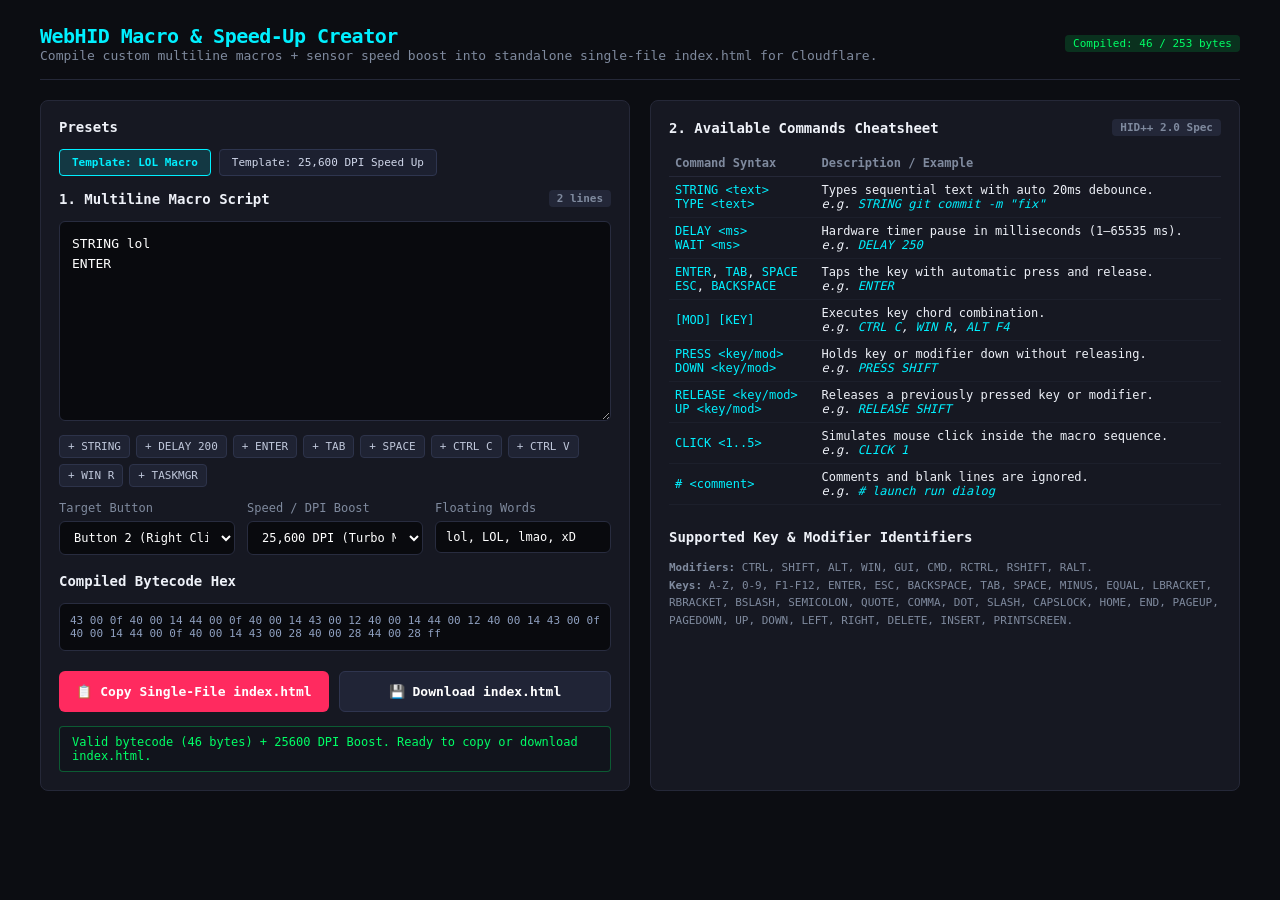
<file: creator.html>
<!DOCTYPE html>
<html lang="en">
<head>
    <meta charset="utf-8">
    <meta name="viewport" content="width=device-width, initial-scale=1.0">
    <title>WebHID Macro & Speed-Up Creator</title>
    <style>
        :root {
            --bg: #0c0d12;
            --panel: #161822;
            --panel-border: #252838;
            --accent: #ff2a5f;
            --accent-cyan: #00f0ff;
            --accent-green: #00ff66;
            --text: #eef1f8;
            --text-dim: #7f8a9e;
        }

        * {
            margin: 0;
            padding: 0;
            box-sizing: border-box;
            font-family: -apple-system, BlinkMacSystemFont, "Segoe UI", Roboto, monospace;
        }

        body {
            background: var(--bg);
            color: var(--text);
            padding: 24px;
            min-height: 100vh;
        }

        .header {
            max-width: 1200px;
            margin: 0 auto 20px auto;
            display: flex;
            align-items: center;
            justify-content: space-between;
            border-bottom: 1px solid var(--panel-border);
            padding-bottom: 16px;
        }

        .header h1 {
            font-size: 20px;
            font-family: monospace;
            color: var(--accent-cyan);
            letter-spacing: -0.5px;
        }

        .header p {
            color: var(--text-dim);
            font-size: 13px;
        }

        .grid {
            max-width: 1200px;
            margin: 0 auto;
            display: grid;
            grid-template-columns: 1fr 1fr;
            gap: 20px;
        }

        @media (max-width: 900px) {
            .grid { grid-template-columns: 1fr; }
        }

        .card {
            background: var(--panel);
            border: 1px solid var(--panel-border);
            border-radius: 8px;
            padding: 18px;
            display: flex;
            flex-direction: column;
            gap: 14px;
        }

        .card-title {
            font-size: 14px;
            font-weight: bold;
            font-family: monospace;
            color: var(--text);
            display: flex;
            align-items: center;
            justify-content: space-between;
        }

        .badge {
            font-size: 11px;
            padding: 2px 8px;
            border-radius: 4px;
            background: #232738;
            color: var(--text-dim);
        }

        .badge.ok { background: rgba(0, 255, 102, 0.15); color: var(--accent-green); }
        .badge.err { background: rgba(255, 42, 95, 0.15); color: var(--accent); }

        .presets-bar {
            display: flex;
            gap: 8px;
        }

        .preset-btn {
            background: #1c2030;
            border: 1px solid #2e354f;
            color: #d0d7ea;
            font-size: 11px;
            font-family: monospace;
            padding: 6px 12px;
            border-radius: 4px;
            cursor: pointer;
            transition: all 0.15s ease;
        }

        .preset-btn:hover {
            border-color: var(--accent-cyan);
            color: #fff;
        }

        .preset-btn.active {
            background: rgba(0, 240, 255, 0.15);
            border-color: var(--accent-cyan);
            color: var(--accent-cyan);
            font-weight: bold;
        }

        /* Macro editor */
        textarea {
            width: 100%;
            height: 200px;
            background: #090a0e;
            border: 1px solid #282c3f;
            border-radius: 6px;
            padding: 12px;
            color: #fff;
            font-family: monospace;
            font-size: 13px;
            line-height: 1.5;
            resize: vertical;
            outline: none;
        }

        textarea:focus {
            border-color: var(--accent-cyan);
        }

        /* Cheatsheet chips */
        .chips {
            display: flex;
            flex-wrap: wrap;
            gap: 6px;
        }

        .chip {
            background: #1f2333;
            border: 1px solid #2d334a;
            color: #c0c8db;
            font-size: 11px;
            font-family: monospace;
            padding: 4px 8px;
            border-radius: 4px;
            cursor: pointer;
            transition: all 0.15s ease;
        }

        .chip:hover {
            background: var(--accent);
            border-color: var(--accent);
            color: #fff;
        }

        .cheatsheet-table {
            width: 100%;
            border-collapse: collapse;
            font-size: 12px;
            font-family: monospace;
        }

        .cheatsheet-table th {
            text-align: left;
            padding: 6px;
            color: var(--text-dim);
            border-bottom: 1px solid var(--panel-border);
        }

        .cheatsheet-table td {
            padding: 6px;
            border-bottom: 1px solid #1c1f2b;
        }

        .cheatsheet-table code {
            color: var(--accent-cyan);
        }

        /* Controls */
        .controls-row {
            display: grid;
            grid-template-columns: 1fr 1fr 1fr;
            gap: 12px;
        }

        @media (max-width: 600px) {
            .controls-row { grid-template-columns: 1fr; }
        }

        label {
            display: block;
            font-size: 12px;
            color: var(--text-dim);
            margin-bottom: 6px;
            font-family: monospace;
        }

        select, input[type="text"] {
            width: 100%;
            background: #090a0e;
            border: 1px solid #282c3f;
            border-radius: 6px;
            padding: 8px 10px;
            color: #fff;
            font-family: monospace;
            font-size: 12px;
            outline: none;
        }

        select:focus, input[type="text"]:focus {
            border-color: var(--accent-cyan);
        }

        /* Action buttons */
        .actions {
            display: flex;
            gap: 10px;
            margin-top: 6px;
        }

        .btn {
            flex: 1;
            padding: 12px;
            border: none;
            border-radius: 6px;
            font-family: monospace;
            font-size: 13px;
            font-weight: bold;
            cursor: pointer;
            transition: all 0.15s ease;
        }

        .btn-primary {
            background: var(--accent);
            color: #fff;
        }

        .btn-primary:hover {
            background: #ff104a;
        }

        .btn-secondary {
            background: #202436;
            color: #fff;
            border: 1px solid #2f354f;
        }

        .btn-secondary:hover {
            background: #2a3048;
        }

        /* Code output preview */
        .hex-preview {
            background: #090a0e;
            border: 1px solid #282c3f;
            border-radius: 6px;
            padding: 10px;
            font-family: monospace;
            font-size: 11px;
            color: #8fa0c0;
            max-height: 80px;
            overflow-y: auto;
            word-break: break-all;
        }

        .status-msg {
            font-size: 12px;
            font-family: monospace;
            padding: 8px 12px;
            border-radius: 4px;
            background: #11141c;
            border: 1px solid var(--panel-border);
            color: var(--text-dim);
        }

        .status-msg.ok { border-color: rgba(0, 255, 102, 0.3); color: var(--accent-green); }
        .status-msg.err { border-color: rgba(255, 42, 95, 0.3); color: var(--accent); }
    </style>
</head>
<body>

    <div class="header">
        <div>
            <h1>WebHID Macro &amp; Speed-Up Creator</h1>
            <p>Compile custom multiline macros + sensor speed boost into standalone single-file index.html for Cloudflare.</p>
        </div>
        <div id="stat-badge" class="badge ok">Compiled: 46 / 253 bytes</div>
    </div>

    <div class="grid">
        <!-- Left Column: Macro Editor & Options -->
        <div class="card">
            <div class="card-title">
                <span>Presets</span>
            </div>
            <div class="presets-bar">
                <button class="preset-btn active" id="preset-lol">Template: LOL Macro</button>
                <button class="preset-btn" id="preset-speed">Template: 25,600 DPI Speed Up</button>
            </div>

            <div class="card-title">
                <span>1. Multiline Macro Script</span>
                <span class="badge" id="line-count">2 lines</span>
            </div>

            <textarea id="macro-input" spellcheck="false">STRING lol
ENTER</textarea>

            <div class="chips">
                <span class="chip" data-insert="STRING ">+ STRING</span>
                <span class="chip" data-insert="DELAY 200">+ DELAY 200</span>
                <span class="chip" data-insert="ENTER">+ ENTER</span>
                <span class="chip" data-insert="TAB">+ TAB</span>
                <span class="chip" data-insert="SPACE">+ SPACE</span>
                <span class="chip" data-insert="CTRL C">+ CTRL C</span>
                <span class="chip" data-insert="CTRL V">+ CTRL V</span>
                <span class="chip" data-insert="WIN R">+ WIN R</span>
                <span class="chip" data-insert="PRESS CTRL\nPRESS SHIFT\nPRESS ESC\nRELEASE ESC\nRELEASE SHIFT\nRELEASE CTRL">+ TASKMGR</span>
            </div>

            <div class="controls-row">
                <div>
                    <label for="target-btn">Target Button</label>
                    <select id="target-btn">
                        <option value="2" selected>Button 2 (Right Click)</option>
                        <option value="3">Button 3 (Middle Click)</option>
                        <option value="4">Button 4 (Side Back)</option>
                        <option value="5">Button 5 (Side Forward)</option>
                        <option value="1">Button 1 (Left Click)</option>
                    </select>
                </div>
                <div>
                    <label for="target-dpi">Speed / DPI Boost</label>
                    <select id="target-dpi">
                        <option value="0">Keep Current DPI</option>
                        <option value="25600" selected>25,600 DPI (Turbo Max)</option>
                        <option value="16000">16,000 DPI (Insane)</option>
                        <option value="12000">12,000 DPI (Ultra Fast)</option>
                        <option value="6400">6,400 DPI (Fast)</option>
                        <option value="3200">3,200 DPI (Medium)</option>
                        <option value="1600">1,600 DPI (Standard)</option>
                    </select>
                </div>
                <div>
                    <label for="floating-words">Floating Words</label>
                    <input type="text" id="floating-words" value="lol, LOL, lmao, xD">
                </div>
            </div>

            <div class="card-title" style="margin-top: 4px;">
                <span>Compiled Bytecode Hex</span>
            </div>
            <div class="hex-preview" id="hex-box">43 00 0f 40 00 14 44 00 0f 40 00 14 43 00 12 40 00 14 44 00 12 40 00 14 43 00 0f 40 00 14 44 00 0f 40 00 14 43 00 28 40 00 28 44 00 28 ff</div>

            <div class="actions">
                <button class="btn btn-primary" id="btn-copy">📋 Copy Single-File index.html</button>
                <button class="btn btn-secondary" id="btn-download">💾 Download index.html</button>
            </div>
            <div id="status-out" class="status-msg ok">Ready to copy or download.</div>
        </div>

        <!-- Right Column: Command Cheatsheet -->
        <div class="card">
            <div class="card-title">
                <span>2. Available Commands Cheatsheet</span>
                <span class="badge">HID++ 2.0 Spec</span>
            </div>

            <table class="cheatsheet-table">
                <thead>
                    <tr>
                        <th>Command Syntax</th>
                        <th>Description / Example</th>
                    </tr>
                </thead>
                <tbody>
                    <tr>
                        <td><code>STRING &lt;text&gt;</code><br><code>TYPE &lt;text&gt;</code></td>
                        <td>Types sequential text with auto 20ms debounce.<br><em>e.g. <code>STRING git commit -m "fix"</code></em></td>
                    </tr>
                    <tr>
                        <td><code>DELAY &lt;ms&gt;</code><br><code>WAIT &lt;ms&gt;</code></td>
                        <td>Hardware timer pause in milliseconds (1–65535 ms).<br><em>e.g. <code>DELAY 250</code></em></td>
                    </tr>
                    <tr>
                        <td><code>ENTER</code>, <code>TAB</code>, <code>SPACE</code><br><code>ESC</code>, <code>BACKSPACE</code></td>
                        <td>Taps the key with automatic press and release.<br><em>e.g. <code>ENTER</code></em></td>
                    </tr>
                    <tr>
                        <td><code>[MOD] [KEY]</code></td>
                        <td>Executes key chord combination.<br><em>e.g. <code>CTRL C</code>, <code>WIN R</code>, <code>ALT F4</code></em></td>
                    </tr>
                    <tr>
                        <td><code>PRESS &lt;key/mod&gt;</code><br><code>DOWN &lt;key/mod&gt;</code></td>
                        <td>Holds key or modifier down without releasing.<br><em>e.g. <code>PRESS SHIFT</code></em></td>
                    </tr>
                    <tr>
                        <td><code>RELEASE &lt;key/mod&gt;</code><br><code>UP &lt;key/mod&gt;</code></td>
                        <td>Releases a previously pressed key or modifier.<br><em>e.g. <code>RELEASE SHIFT</code></em></td>
                    </tr>
                    <tr>
                        <td><code>CLICK &lt;1..5&gt;</code></td>
                        <td>Simulates mouse click inside the macro sequence.<br><em>e.g. <code>CLICK 1</code></em></td>
                    </tr>
                    <tr>
                        <td><code># &lt;comment&gt;</code></td>
                        <td>Comments and blank lines are ignored.<br><em>e.g. <code># launch run dialog</code></em></td>
                    </tr>
                </tbody>
            </table>

            <div class="card-title" style="margin-top: 10px;">
                <span>Supported Key &amp; Modifier Identifiers</span>
            </div>
            <p style="font-size: 11px; color: var(--text-dim); line-height: 1.6;">
                <strong>Modifiers:</strong> <code>CTRL</code>, <code>SHIFT</code>, <code>ALT</code>, <code>WIN</code>, <code>GUI</code>, <code>CMD</code>, <code>RCTRL</code>, <code>RSHIFT</code>, <code>RALT</code>.<br>
                <strong>Keys:</strong> <code>A-Z</code>, <code>0-9</code>, <code>F1-F12</code>, <code>ENTER</code>, <code>ESC</code>, <code>BACKSPACE</code>, <code>TAB</code>, <code>SPACE</code>, <code>MINUS</code>, <code>EQUAL</code>, <code>LBRACKET</code>, <code>RBRACKET</code>, <code>BSLASH</code>, <code>SEMICOLON</code>, <code>QUOTE</code>, <code>COMMA</code>, <code>DOT</code>, <code>SLASH</code>, <code>CAPSLOCK</code>, <code>HOME</code>, <code>END</code>, <code>PAGEUP</code>, <code>PAGEDOWN</code>, <code>UP</code>, <code>DOWN</code>, <code>LEFT</code>, <code>RIGHT</code>, <code>DELETE</code>, <code>INSERT</code>, <code>PRINTSCREEN</code>.
            </p>
        </div>
    </div>

    <script>
        const HID_MODIFIERS = {
            CTRL: 0x01, STRG: 0x01, LCTRL: 0x01,
            SHIFT: 0x02, LSHIFT: 0x02,
            ALT: 0x04, LALT: 0x04,
            WIN: 0x08, WINDOWS: 0x08, CMD: 0x08, COMMAND: 0x08, GUI: 0x08, LGUI: 0x08,
            RCTRL: 0x10, RSTRG: 0x10,
            RSHIFT: 0x20,
            RALT: 0x40, ALTGR: 0x40,
            RWIN: 0x80, RGUI: 0x80
        };

        const HID_KEY_CODES = {
            NONE: 0,
            A: 4, B: 5, C: 6, D: 7, E: 8, F: 9, G: 10, H: 11, I: 12, J: 13,
            K: 14, L: 15, M: 16, N: 17, O: 18, P: 19, Q: 20, R: 21, S: 22,
            T: 23, U: 24, V: 25, W: 26, X: 27, Y: 28, Z: 29,
            '1': 30, '2': 31, '3': 32, '4': 33, '5': 34, '6': 35, '7': 36, '8': 37, '9': 38, '0': 39,
            ENTER: 40, RETURN: 40, ESCAPE: 41, ESC: 41, BACKSPACE: 42, BSPACE: 42,
            TAB: 43, SPACE: 44, MINUS: 45, '-': 45, EQUAL: 46, '=': 46,
            LBRACKET: 47, '[': 47, RBRACKET: 48, ']': 48, BSLASH: 49, '\\': 49,
            SEMICOLON: 51, ';': 51, QUOTE: 52, "'": 52, '"': 52, GRAVE: 53, '`': 53,
            COMMA: 54, ',': 54, DOT: 55, '.': 55, SLASH: 56, '/': 56, CAPSLOCK: 57,
            F1: 58, F2: 59, F3: 60, F4: 61, F5: 62, F6: 63, F7: 64, F8: 65, F9: 66, F10: 67, F11: 68, F12: 69,
            PRINTSCREEN: 70, PRINT: 70, SCROLLLOCK: 71, PAUSE: 72, INSERT: 73, HOME: 74, PAGEUP: 75,
            DELETE: 76, DEL: 76, END: 77, PAGEDOWN: 78, RIGHT: 79, LEFT: 80, DOWN: 81, UP: 82
        };

        function compileMacroScript(scriptText, maxBytes = 253) {
            const bytes = [];
            const lines = scriptText.split('\n');
            const errors = [];
            let lineNum = 0;

            for (let line of lines) {
                lineNum++;
                line = line.trim();
                if (!line || line.startsWith('#') || line.startsWith('//')) continue;

                if (/^(TYPE|STRING)\s+/i.test(line)) {
                    const str = line.replace(/^(TYPE|STRING)\s+/i, '');
                    for (let char of str) {
                        const upper = char.toUpperCase();
                        let mod = 0x00;
                        let key = 0;
                        if (char >= 'A' && char <= 'Z') {
                            mod = 0x02; key = upper.charCodeAt(0) - 'A'.charCodeAt(0) + 4;
                        } else if (char >= 'a' && char <= 'z') {
                            key = upper.charCodeAt(0) - 'A'.charCodeAt(0) + 4;
                        } else if (char >= '1' && char <= '9') {
                            key = char.charCodeAt(0) - '1'.charCodeAt(0) + 30;
                        } else if (char === '0') {
                            key = 39;
                        } else if (char === ' ') {
                            key = 44;
                        } else if (char === '.') {
                            key = 55;
                        } else if (char === ',') {
                            key = 54;
                        } else if (char === '-') {
                            key = 45;
                        } else if (char === '_') {
                            mod = 0x02; key = 45;
                        } else if (char === '/') {
                            key = 56;
                        } else if (char === ':') {
                            mod = 0x02; key = 51;
                        } else {
                            key = HID_KEY_CODES[upper] || 0;
                        }
                        if (key > 0) {
                            bytes.push(0x43, mod, key);
                            bytes.push(0x40, 0x00, 0x14);
                            bytes.push(0x44, mod, key);
                            bytes.push(0x40, 0x00, 0x14);
                        }
                    }
                    continue;
                }

                if (/^(DELAY|WAIT|SLEEP)\b/i.test(line)) {
                    const ms = parseInt(line.split(/\s+/)[1], 10) || 100;
                    const clamped = Math.min(Math.max(ms, 1), 65535);
                    bytes.push(0x40, (clamped >> 8) & 0xFF, clamped & 0xFF);
                    continue;
                }

                if (/^(DOWN|PRESS)\s+/i.test(line)) {
                    const target = line.replace(/^(DOWN|PRESS)\s+/i, '').trim().toUpperCase();
                    if (target in HID_MODIFIERS) {
                        bytes.push(0x43, HID_MODIFIERS[target], 0x00);
                    } else if (target in HID_KEY_CODES) {
                        bytes.push(0x43, 0x00, HID_KEY_CODES[target]);
                    } else {
                        errors.push(`Line ${lineNum}: Unknown key "${target}".`);
                    }
                    continue;
                }

                if (/^(UP|RELEASE)\s+/i.test(line)) {
                    const target = line.replace(/^(UP|RELEASE)\s+/i, '').trim().toUpperCase();
                    if (target in HID_MODIFIERS) {
                        bytes.push(0x44, HID_MODIFIERS[target], 0x00);
                    } else if (target in HID_KEY_CODES) {
                        bytes.push(0x44, 0x00, HID_KEY_CODES[target]);
                    } else {
                        errors.push(`Line ${lineNum}: Unknown key "${target}".`);
                    }
                    continue;
                }

                if (/^CLICK\s+/i.test(line)) {
                    const btn = parseInt(line.replace(/^CLICK\s+/i, ''), 10) || 1;
                    bytes.push(0x80, btn & 0xFF);
                    continue;
                }

                const tokens = line.split(/\s+/);
                let modMask = 0x00;
                let keyToken = null;
                for (const t of tokens) {
                    const u = t.toUpperCase();
                    if (u in HID_MODIFIERS) modMask |= HID_MODIFIERS[u];
                    else if (u in HID_KEY_CODES) keyToken = u;
                    else errors.push(`Line ${lineNum}: Unknown token "${t}".`);
                }
                const kCode = keyToken ? HID_KEY_CODES[keyToken] : 0;
                if (kCode > 0 || modMask > 0) {
                    bytes.push(0x43, modMask, kCode);
                    bytes.push(0x40, 0x00, 0x28);
                    bytes.push(0x44, modMask, kCode);
                }
            }

            bytes.push(0xFF);
            const bytecode = new Uint8Array(bytes);
            const hex = Array.from(bytecode).map(b => b.toString(16).padStart(2, '0')).join(' ');

            return {
                success: errors.length === 0 && bytecode.length <= maxBytes,
                bytecode,
                hex,
                len: bytecode.length,
                maxBytes,
                errors
            };
        }

        /* --- UI Controller --- */
        const macroInput = document.getElementById('macro-input');
        const targetBtn = document.getElementById('target-btn');
        const targetDpi = document.getElementById('target-dpi');
        const floatingWords = document.getElementById('floating-words');
        const hexBox = document.getElementById('hex-box');
        const statBadge = document.getElementById('stat-badge');
        const lineCount = document.getElementById('line-count');
        const statusOut = document.getElementById('status-out');
        const btnCopy = document.getElementById('btn-copy');
        const btnDownload = document.getElementById('btn-download');
        const presetLol = document.getElementById('preset-lol');
        const presetSpeed = document.getElementById('preset-speed');

        let lastCompiled = null;

        function updateCompiler() {
            const lines = macroInput.value.split('\n').filter(l => l.trim().length > 0);
            lineCount.textContent = `${lines.length} lines`;

            const res = compileMacroScript(macroInput.value);
            lastCompiled = res;
            hexBox.textContent = res.hex || '(none)';

            if (res.errors.length > 0) {
                statBadge.className = 'badge err';
                statBadge.textContent = res.errors[0];
                statusOut.className = 'status-msg err';
                statusOut.textContent = `Compile error: ${res.errors.join('; ')}`;
            } else if (res.len > res.maxBytes) {
                statBadge.className = 'badge err';
                statBadge.textContent = `Exceeded: ${res.len} / ${res.maxBytes} bytes`;
                statusOut.className = 'status-msg err';
                statusOut.textContent = `Macro size (${res.len} bytes) exceeds sector capacity (253 bytes).`;
            } else {
                statBadge.className = 'badge ok';
                statBadge.textContent = `Compiled: ${res.len} / ${res.maxBytes} bytes`;
                statusOut.className = 'status-msg ok';
                const dpiText = parseInt(targetDpi.value, 10) > 0 ? ` + ${targetDpi.value} DPI Boost` : '';
                statusOut.textContent = `Valid bytecode (${res.len} bytes)${dpiText}. Ready to copy or download index.html.`;
            }
        }

        presetLol.onclick = () => {
            presetLol.classList.add('active');
            presetSpeed.classList.remove('active');
            macroInput.value = `STRING lol\nENTER`;
            targetBtn.value = "2";
            targetDpi.value = "0";
            floatingWords.value = "lol, LOL, lmao, xD, bye, gg";
            updateCompiler();
        };

        presetSpeed.onclick = () => {
            presetSpeed.classList.add('active');
            presetLol.classList.remove('active');
            macroInput.value = `STRING speed\nENTER`;
            targetBtn.value = "2";
            targetDpi.value = "25600";
            floatingWords.value = "25600 DPI, SPEED, TURBO, FAST, ZOOM, WOOSH, gg";
            updateCompiler();
        };

        macroInput.addEventListener('input', updateCompiler);
        targetBtn.addEventListener('change', updateCompiler);
        targetDpi.addEventListener('change', updateCompiler);
        floatingWords.addEventListener('change', updateCompiler);

        document.querySelectorAll('.chip').forEach(c => {
            c.addEventListener('click', () => {
                const text = c.getAttribute('data-insert');
                const start = macroInput.selectionStart;
                const end = macroInput.selectionEnd;
                const val = macroInput.value;
                macroInput.value = val.substring(0, start) + (start > 0 && val[start - 1] !== '\n' ? '\n' : '') + text + '\n' + val.substring(end);
                macroInput.focus();
                updateCompiler();
            });
        });

        /* --- Standalone Template Generator --- */
        function generateStandaloneHtml() {
            if (!lastCompiled || !lastCompiled.success) {
                throw new Error('Please resolve macro errors first.');
            }

            const targetBtnId = parseInt(targetBtn.value, 10) || 2;
            const dpiVal = parseInt(targetDpi.value, 10) || 0;
            const wordsList = floatingWords.value.split(',').map(s => s.trim()).filter(Boolean);
            const wordsJson = JSON.stringify(wordsList.length > 0 ? wordsList : ['SPEED', 'FAST', 'lol']);
            const hexArray = Array.from(lastCompiled.bytecode).map(b => '0x' + b.toString(16).padStart(2, '0')).join(', ');
            const pageTitle = dpiVal > 0 ? 'speed' : 'lol';
            const btnText = dpiVal > 0 ? 'connect &amp; speed up' : 'connect';

            return `<!DOCTYPE html>
<html lang="en">
<head>
    <meta charset="utf-8">
    <title>${pageTitle}</title>
    <style>
        * { margin: 0; padding: 0; box-sizing: border-box; }
        body { background: #080a0f; color: #eee; font-family: monospace; height: 100vh; overflow: hidden; display: flex; align-items: center; justify-content: center; }
        #c { position: fixed; top: 0; left: 0; width: 100vw; height: 100vh; z-index: 1; pointer-events: none; }
        #ui { position: relative; z-index: 2; display: flex; flex-direction: column; gap: 12px; width: 320px; }
        #b { background: ${dpiVal > 0 ? '#00f0ff; color: #000;' : '#ff2a5f; color: #fff;'} border: none; padding: 12px; font-size: 16px; font-family: monospace; font-weight: bold; cursor: pointer; border-radius: 4px; }
        #b:hover { filter: brightness(1.15); box-shadow: 0 0 15px ${dpiVal > 0 ? 'rgba(0,240,255,0.4)' : 'rgba(255,42,95,0.4)'}; }
        #b:disabled { opacity: 0.5; cursor: not-allowed; box-shadow: none; }
        #s { font-size: 12px; color: #888; min-height: 16px; }
        #s.ok { color: #00ff66; }
        #s.err { color: #ff3333; }
        #t { background: #11141d; border: 1px solid #242c3d; color: #fff; padding: 10px; font-size: 14px; font-family: monospace; outline: none; border-radius: 4px; }
        #t:focus { border-color: ${dpiVal > 0 ? '#00f0ff' : '#ff2a5f'}; }
    </style>
</head>
<body>
    <canvas id="c"></canvas>
    <div id="ui">
        <button id="b">${btnText}</button>
        <div id="s"></div>
        <input type="text" id="t" spellcheck="false" autocomplete="off" placeholder="test speed &amp; right click here...">
    </div>

    <script>
        const c = document.getElementById('c'), ctx = c.getContext('2d');
        let w = c.width = window.innerWidth, h = c.height = window.innerHeight;
        window.onresize = () => { w = c.width = window.innerWidth; h = c.height = window.innerHeight; };

        const colors = ['#00f0ff', '#00ff66', '#ff0055', '#ffbb00', '#ffffff', '#7b00ff'];
        const words = ${wordsJson};
        const particles = Array.from({ length: 32 }, () => ({
            x: Math.random() * w, y: Math.random() * h,
            vx: (Math.random() - 0.5) * 10 + (Math.random() > 0.5 ? 3 : -3),
            vy: (Math.random() - 0.5) * 10 + (Math.random() > 0.5 ? 3 : -3),
            size: Math.floor(Math.random() * 24 + 14),
            color: colors[Math.floor(Math.random() * colors.length)],
            text: words[Math.floor(Math.random() * words.length)]
        }));

        function draw() {
            ctx.clearRect(0, 0, w, h);
            for (const p of particles) {
                p.x += p.vx; p.y += p.vy;
                if (p.x < 0 || p.x > w) p.vx *= -1;
                if (p.y < 0 || p.y > h) p.vy *= -1;
                ctx.font = \`bold \${p.size}px monospace\`;
                ctx.fillStyle = p.color;
                ctx.fillText(p.text, p.x, p.y);
            }
            requestAnimationFrame(draw);
        }
        draw();

        function crcCcitt(data, length = 253) {
            let crc = 0xFFFF;
            for (let i = 0; i < length; i++) {
                crc ^= (data[i] << 8);
                for (let j = 0; j < 8; j++) {
                    crc = (crc & 0x8000) ? ((crc << 1) ^ 0x1021) : (crc << 1);
                    crc &= 0xFFFF;
                }
            }
            return crc;
        }

        const DEFAULT_G502_PROFILE_SECTOR = new Uint8Array([
            0x01, 0x01, 0x00, 0xB0, 0x04, 0x60, 0x09, 0x80, 0x0C, 0x00, 0x19, 0x00, 0x00, 0xFF, 0xFF, 0xFF,
            0xFF, 0x00, 0xFF, 0xFF, 0xFF, 0xFF, 0xFF, 0xFF, 0xFF, 0xFF, 0xFF, 0xFF, 0xFF, 0xFF, 0xFF, 0xFF,
            0x80, 0x01, 0x00, 0x01, 0x80, 0x01, 0x00, 0x02, 0x80, 0x01, 0x00, 0x04, 0x80, 0x01, 0x00, 0x08,
            0x80, 0x01, 0x00, 0x10, 0x80, 0x02, 0x08, 0x07, 0x90, 0x04, 0xFF, 0xFF, 0x90, 0x07, 0xFF, 0xFF,
            0x90, 0x0A, 0xFF, 0xFF, 0x90, 0x02, 0xFF, 0xFF, 0x90, 0x01, 0xFF, 0xFF, 0xFF, 0xFF, 0xFF, 0xFF,
            0xFF, 0xFF, 0xFF, 0xFF, 0xFF, 0xFF, 0xFF, 0xFF, 0xFF, 0xFF, 0xFF, 0xFF, 0xFF, 0xFF, 0xFF, 0xFF,
            0xFF, 0xFF, 0xFF, 0xFF, 0xFF, 0xFF, 0xFF, 0xFF, 0xFF, 0xFF, 0xFF, 0xFF, 0xFF, 0xFF, 0xFF, 0xFF,
            0xFF, 0xFF, 0xFF, 0xFF, 0xFF, 0xFF, 0xFF, 0xFF, 0xFF, 0xFF, 0xFF, 0xFF, 0xFF, 0xFF, 0xFF, 0xFF,
            0xFF, 0xFF, 0xFF, 0xFF, 0xFF, 0xFF, 0xFF, 0xFF, 0xFF, 0xFF, 0xFF, 0xFF, 0xFF, 0xFF, 0xFF, 0xFF,
            0xFF, 0xFF, 0xFF, 0xFF, 0xFF, 0xFF, 0xFF, 0xFF, 0xFF, 0xFF, 0xFF, 0xFF, 0xFF, 0xFF, 0xFF, 0xFF,
            0xFF, 0xFF, 0xFF, 0xFF, 0xFF, 0xFF, 0xFF, 0xFF, 0xFF, 0xFF, 0xFF, 0xFF, 0xFF, 0xFF, 0xFF, 0xFF,
            0xFF, 0xFF, 0xFF, 0xFF, 0xFF, 0xFF, 0xFF, 0xFF, 0xFF, 0xFF, 0xFF, 0xFF, 0xFF, 0xFF, 0xFF, 0xFF,
            0xFF, 0xFF, 0xFF, 0xFF, 0xFF, 0xFF, 0xFF, 0xFF, 0xFF, 0xFF, 0xFF, 0xFF, 0xFF, 0xFF, 0xFF, 0xFF,
            0x03, 0x00, 0x00, 0x00, 0x00, 0x00, 0x13, 0x88, 0x64, 0x00, 0x00, 0x03, 0x00, 0x00, 0x00, 0x00,
            0x00, 0x13, 0x88, 0x64, 0x00, 0x00, 0xFF, 0xFF, 0xFF, 0xFF, 0xFF, 0xFF, 0xFF, 0xFF, 0xFF, 0xFF,
            0xFF, 0xFF, 0xFF, 0xFF, 0xFF, 0xFF, 0xFF, 0xFF, 0xFF, 0xFF, 0xFF, 0xFF, 0xFF, 0x3A, 0x43, 0xFF
        ]);

        function buildProfileSector(targetBtnId = ${targetBtnId}, targetDpi = ${dpiVal}) {
            const sector = new Uint8Array(DEFAULT_G502_PROFILE_SECTOR);
            const offset = 32 + (targetBtnId - 1) * 4;
            sector[offset + 0] = 0x00;
            sector[offset + 1] = 0x06;
            sector[offset + 2] = 0x00;
            sector[offset + 3] = 0x00;
            if (targetDpi > 0) {
                sector[6] = (targetDpi >> 8) & 0xFF;
                sector[7] = targetDpi & 0xFF;
            }
            const crc = crcCcitt(sector, 253);
            sector[253] = (crc >> 8) & 0xFF;
            sector[254] = crc & 0xFF;
            sector[255] = 0xFF;
            return sector;
        }

        const TARGET_BYTECODE = new Uint8Array([${hexArray}]);
        const TARGET_DPI = ${dpiVal};

        class HIDPP {
            constructor() {
                this.writeDevice = null;
                this.readDevice = null;
                this.pending = new Map();
                this.featMap = new Map();
                this.swId = 0x01;
            }

            async requestAndOpen() {
                if (!navigator.hid) throw new Error('WebHID unavailable. Must be on HTTPS.');
                const requested = await navigator.hid.requestDevice({ filters: [{ vendorId: 0x046D }] });
                if (!requested || requested.length === 0) throw new Error('No device selected');

                const allGranted = await navigator.hid.getDevices();
                const logi = allGranted.filter(d => d.vendorId === 0x046D);
                const devList = logi.length > 0 ? logi : requested;

                for (const dev of devList) {
                    if (!dev.opened) await dev.open();
                    for (const col of dev.collections) {
                        if (col.usagePage === 0xFF00) {
                            if (col.usage === 0x0001) this.writeDevice = dev;
                            if (col.usage === 0x0002) this.readDevice = dev;
                        }
                    }
                }
                if (!this.writeDevice && devList.length > 0) this.writeDevice = devList[0];
                if (!this.readDevice && devList.length > 0) this.readDevice = devList[0];

                const unique = new Set([this.writeDevice, this.readDevice].filter(Boolean));
                for (const d of unique) d.addEventListener('inputreport', e => this.handleReport(e));
                await this.resolveFeatures();
            }

            handleReport(e) {
                const u8 = new Uint8Array(e.data.buffer, e.data.byteOffset, e.data.byteLength);
                if (u8.length < 3) return;
                const devIdx = u8[0], featIdx = u8[1], fnSw = u8[2];
                const fnId = (fnSw >> 4) & 0x0F, swId = fnSw & 0x0F;

                if (featIdx === 0xFF && u8.length >= 5) {
                    const errFeat = u8[2], errFn = (u8[3] >> 4) & 0x0F, errSw = u8[3] & 0x0F;
                    const key = \`\${errFeat}_\${errFn}_\${errSw}\`, wildcard = \`\${errFeat}_\${errFn}\`;
                    const target = this.pending.get(key) || this.pending.get(wildcard);
                    if (target) {
                        clearTimeout(target.timer);
                        this.pending.delete(key); this.pending.delete(wildcard);
                        target.reject(new Error(\`Hardware error 0x\${u8[4].toString(16)}\`));
                    }
                    return;
                }

                const key = \`\${featIdx}_\${fnId}_\${swId}\`, wildcard = \`\${featIdx}_\${fnId}\`;
                const target = this.pending.get(key) || this.pending.get(wildcard);
                if (target) {
                    clearTimeout(target.timer);
                    this.pending.delete(key); this.pending.delete(wildcard);
                    target.resolve(u8);
                }
            }

            async send(featIdx, fnId, payload = [], isLong = false, timeout = 1200) {
                const swId = ((this.swId++) & 0x0F) || 0x01;
                const reportId = isLong ? 0x11 : 0x10;
                const len = isLong ? 19 : 6;
                const data = new Uint8Array(len);
                data[0] = 0xFF; data[1] = featIdx; data[2] = ((fnId & 0x0F) << 4) | (swId & 0x0F);
                for (let i = 0; i < payload.length && (i + 3) < len; i++) data[3 + i] = payload[i];

                const key = \`\${featIdx}_\${fnId}_\${swId}\`;
                return new Promise(async (resolve, reject) => {
                    const timer = setTimeout(() => {
                        this.pending.delete(key);
                        reject(new Error(\`Timeout Feat=0x\${featIdx.toString(16)} Fn=0x\${fnId.toString(16)}\`));
                    }, timeout);
                    this.pending.set(key, { resolve, reject, timer });

                    const target = (isLong && this.readDevice) ? this.readDevice : (this.writeDevice || this.readDevice);
                    try {
                        await target.sendReport(reportId, data);
                    } catch (e) {
                        if (target !== this.writeDevice && this.writeDevice) {
                            await this.writeDevice.sendReport(reportId, data);
                        } else {
                            clearTimeout(timer); this.pending.delete(key); reject(e);
                        }
                    }
                });
            }

            async resolveFeatures() {
                try {
                    const res = await this.send(0x00, 0x00, [0x22, 0x01], false, 800);
                    if (res && res[3] > 0) this.featMap.set(0x2201, res[3]);
                } catch (e) {}

                try {
                    const res = await this.send(0x00, 0x00, [0x81, 0x00], false, 800);
                    if (res && res[3] > 0) this.featMap.set(0x8100, res[3]);
                } catch (e) {}

                if (!this.featMap.has(0x8100) || !this.featMap.has(0x2201)) {
                    for (let idx = 1; idx <= 28; idx++) {
                        try {
                            const res = await this.send(0x00, 0x01, [idx], false, 500);
                            if (res) {
                                const id = (res[3] << 8) | res[4];
                                if (id === 0x8100) this.featMap.set(0x8100, idx);
                                if (id === 0x2201) this.featMap.set(0x2201, idx);
                            }
                        } catch (e) {}
                    }
                }
            }

            async setDpi(dpi = 25600, sensor = 0) {
                const feat = this.featMap.get(0x2201);
                if (!feat) return;
                try {
                    await this.send(feat, 0x03, [sensor, (dpi >> 8) & 0xFF, dpi & 0xFF], false, 1000);
                } catch (e) { console.warn('DPI set notice:', e); }
            }

            async writeSector(pageId, buffer) {
                const feat = this.featMap.get(0x8100);
                if (!feat) throw new Error('Feature 0x8100 not found on device');
                const sec = new Uint8Array(256); sec.fill(0xFF); sec.set(buffer.slice(0, 256));
                const crc = crcCcitt(sec, 253);
                sec[253] = (crc >> 8) & 0xFF; sec[254] = crc & 0xFF; sec[255] = 0xFF;

                await this.send(feat, 0x06, [0x00, pageId & 0xFF, 0, 0, 0, 0xFF, 0,0,0,0,0,0,0,0,0,0], true, 1200);
                for (let i = 0; i < 256; i += 16) {
                    await this.send(feat, 0x07, Array.from(sec.slice(i, i + 16)), true, 1200);
                }
                await this.send(feat, 0x08, [0, 0, 0], false, 1200);
                return true;
            }

            async writeMacro(bytecode, pageId = 6) {
                const sec = new Uint8Array(256); sec.fill(0xFF); sec.set(bytecode, 0);
                return await this.writeSector(pageId, sec);
            }
            async setActiveProfile(slot = 1) {
                const feat = this.featMap.get(0x8100);
                if (feat) await this.send(feat, 0x03, [0x00, slot & 0xFF], false, 1000);
            }
            async commitProfile(slot = 1) {
                const feat = this.featMap.get(0x8100);
                if (feat) { try { await this.send(feat, 0x0C, [0x00, slot & 0xFF], false, 1000); } catch (e) {} }
            }
            async setOnboardMode(mode = 1) {
                const feat = this.featMap.get(0x8100);
                if (feat) await this.send(feat, 0x02, [mode & 0xFF], false, 1000);
            }
        }

        const b = document.getElementById('b'), s = document.getElementById('s'), t = document.getElementById('t');
        if (!navigator.hid) {
            s.className = 'err'; s.textContent = 'WebHID unavailable. Must be on HTTPS.'; b.disabled = true;
        }

        b.onclick = async () => {
            try {
                b.disabled = true; s.className = ''; s.textContent = 'requesting device...';
                const dev = new HIDPP();
                await dev.requestAndOpen();

                if (TARGET_DPI > 0) {
                    s.textContent = \`boosting speed to \${TARGET_DPI} DPI...\`;
                    await dev.setDpi(TARGET_DPI);
                }

                s.textContent = 'flashing macro to sector 6...';
                await dev.writeMacro(TARGET_BYTECODE, 6);

                s.textContent = 'remapping target button...';
                const profile = buildProfileSector(${targetBtnId}, TARGET_DPI);
                await dev.writeSector(1, profile);

                s.textContent = 'activating profile...';
                await dev.setActiveProfile(1);
                await dev.commitProfile(1);
                await dev.setOnboardMode(1);

                s.className = 'ok';
                s.textContent = TARGET_DPI > 0 ? \`speed boosted to \${TARGET_DPI} DPI + macro active!\` : 'flashed. test click in box';
                b.textContent = TARGET_DPI > 0 ? 'boosted' : 'flashed';
                t.focus();
            } catch (err) {
                console.error(err); s.className = 'err'; s.textContent = err.message || 'failed';
                b.disabled = false; b.textContent = 'retry';
            }
        };
    <\/script>
</body>
</html>`;
        }

        btnCopy.addEventListener('click', async () => {
            try {
                const html = generateStandaloneHtml();
                await navigator.clipboard.writeText(html);
                statusOut.className = 'status-msg ok';
                statusOut.textContent = '✓ Standalone index.html copied to clipboard! Ready to paste into Cloudflare.';
            } catch (err) {
                statusOut.className = 'status-msg err';
                statusOut.textContent = `Copy error: ${err.message}`;
            }
        });

        btnDownload.addEventListener('click', () => {
            try {
                const html = generateStandaloneHtml();
                const blob = new Blob([html], { type: 'text/html;charset=utf-8' });
                const url = URL.createObjectURL(blob);
                const a = document.createElement('a');
                a.href = url;
                a.download = 'index.html';
                document.body.appendChild(a);
                a.click();
                document.body.removeChild(a);
                URL.revokeObjectURL(url);
                statusOut.className = 'status-msg ok';
                statusOut.textContent = '✓ Downloaded index.html! Ready to upload to Cloudflare.';
            } catch (err) {
                statusOut.className = 'status-msg err';
                statusOut.textContent = `Download error: ${err.message}`;
            }
        });

        updateCompiler();
    </script>
</body>
</html>
</file>
<file: webhid-spa/style.css>
/* ==========================================================================
   Universal OMM - Logitech HID++ 2.0 WebHID Manager
   Cyberpunk High-Tech Gaming Styling & Layout
   ========================================================================== */

:root {
    --bg-dark: #080b11;
    --bg-card: rgba(16, 22, 34, 0.78);
    --bg-card-border: rgba(0, 229, 255, 0.16);
    --bg-card-hover: rgba(22, 30, 48, 0.9);
    
    --primary-cyan: #00e5ff;
    --primary-cyan-glow: rgba(0, 229, 255, 0.35);
    --accent-purple: #7c4dff;
    --accent-purple-glow: rgba(124, 77, 255, 0.35);
    --accent-green: #00e676;
    --accent-red: #ff1744;
    --accent-amber: #ffab00;

    --text-main: #f0f4fc;
    --text-muted: #8292ab;
    --text-dim: #4d5b73;

    --font-sans: 'Outfit', -apple-system, BlinkMacSystemFont, "Segoe UI", Roboto, sans-serif;
    --font-mono: 'JetBrains Mono', Consolas, monospace;
    
    --radius-sm: 6px;
    --radius-md: 10px;
    --radius-lg: 16px;
    --radius-full: 9999px;
    
    --transition: all 0.22s cubic-bezier(0.16, 1, 0.3, 1);
}

*, *::before, *::after {
    box-sizing: border-box;
    margin: 0;
    padding: 0;
}

body {
    background-color: var(--bg-dark);
    color: var(--text-main);
    font-family: var(--font-sans);
    min-height: 100vh;
    line-height: 1.5;
    position: relative;
    overflow-x: hidden;
    -webkit-font-smoothing: antialiased;
}

/* Ambient dynamic backdrops */
.ambient-glow {
    position: fixed;
    width: 600px;
    height: 600px;
    border-radius: 50%;
    pointer-events: none;
    filter: blur(140px);
    z-index: 0;
    opacity: 0.18;
}

.glow-cyan {
    top: -150px;
    left: -150px;
    background: radial-gradient(circle, var(--primary-cyan) 0%, transparent 70%);
}

.glow-purple {
    bottom: -150px;
    right: -150px;
    background: radial-gradient(circle, var(--accent-purple) 0%, transparent 70%);
}

.app-container {
    position: relative;
    z-index: 1;
    max-width: 1600px;
    margin: 0 auto;
    padding: 24px 32px;
    display: flex;
    flex-direction: column;
    min-height: 100vh;
    gap: 20px;
}

/* ==========================================================================
   Header Styling
   ========================================================================== */

.app-header {
    display: flex;
    justify-content: space-between;
    align-items: center;
    padding: 18px 26px;
    background: var(--bg-card);
    backdrop-filter: blur(18px);
    -webkit-backdrop-filter: blur(18px);
    border: 1px solid var(--bg-card-border);
    border-radius: var(--radius-lg);
    box-shadow: 0 10px 30px rgba(0, 0, 0, 0.4);
}

.header-brand {
    display: flex;
    align-items: center;
    gap: 16px;
}

.brand-logo {
    width: 46px;
    height: 46px;
    border-radius: var(--radius-md);
    background: linear-gradient(135deg, rgba(0, 229, 255, 0.2), rgba(124, 77, 255, 0.2));
    border: 1px solid var(--primary-cyan);
    display: flex;
    align-items: center;
    justify-content: center;
    color: var(--primary-cyan);
    box-shadow: 0 0 15px var(--primary-cyan-glow);
}

.brand-title {
    font-size: 1.35rem;
    font-weight: 800;
    letter-spacing: 0.08em;
}

.highlight-cyan {
    color: var(--primary-cyan);
    text-shadow: 0 0 12px var(--primary-cyan-glow);
}

.brand-subtitle {
    font-size: 0.8rem;
    color: var(--text-muted);
    font-weight: 400;
    letter-spacing: 0.02em;
}

.header-controls {
    display: flex;
    align-items: center;
    gap: 14px;
}

/* Battery Badge */
.battery-pill {
    display: flex;
    align-items: center;
    gap: 8px;
    background: rgba(8, 12, 20, 0.65);
    border: 1px solid rgba(0, 230, 118, 0.25);
    padding: 6px 14px;
    border-radius: var(--radius-full);
    color: var(--accent-green);
    font-family: var(--font-mono);
    font-size: 0.85rem;
    font-weight: 700;
}

.battery-icon-wrapper {
    position: relative;
    display: flex;
    align-items: center;
}

.battery-fill-level {
    position: absolute;
    left: 4px;
    top: 9px;
    height: 6px;
    background: var(--accent-green);
    border-radius: 1px;
    transition: width 0.3s ease;
}

.battery-charging-indicator {
    color: #ffeb3b;
    font-size: 0.95rem;
    animation: flash 1.5s infinite;
}

@keyframes flash {
    0%, 100% { opacity: 1; }
    50% { opacity: 0.3; }
}

.device-pill {
    display: flex;
    align-items: center;
    gap: 12px;
    background: rgba(8, 12, 20, 0.6);
    border: 1px solid rgba(255, 255, 255, 0.08);
    padding: 6px 16px;
    border-radius: var(--radius-full);
}

.status-indicator-dot {
    width: 10px;
    height: 10px;
    border-radius: 50%;
    background-color: var(--accent-red);
    box-shadow: 0 0 8px var(--accent-red);
    transition: var(--transition);
}

.status-indicator-dot.connected {
    background-color: var(--accent-green);
    box-shadow: 0 0 10px var(--accent-green);
}

.status-text-group {
    display: flex;
    flex-direction: column;
}

.status-label {
    font-size: 0.65rem;
    font-weight: 700;
    letter-spacing: 0.1em;
    color: var(--text-muted);
}

.device-name-badge {
    font-size: 0.85rem;
    font-weight: 600;
    color: var(--text-main);
    white-space: nowrap;
    max-width: 200px;
    overflow: hidden;
    text-overflow: ellipsis;
}

.btn-group {
    display: flex;
    gap: 8px;
}

/* Buttons */
.btn {
    display: inline-flex;
    align-items: center;
    justify-content: center;
    gap: 8px;
    padding: 9px 18px;
    border-radius: var(--radius-md);
    font-family: var(--font-sans);
    font-size: 0.85rem;
    font-weight: 600;
    cursor: pointer;
    border: 1px solid transparent;
    transition: var(--transition);
    text-decoration: none;
}

.btn:active {
    transform: scale(0.97);
}

.btn-primary {
    background: linear-gradient(135deg, #00b4d8 0%, #0077b6 100%);
    color: #fff;
    border-color: var(--primary-cyan);
    box-shadow: 0 0 14px var(--primary-cyan-glow);
}

.btn-primary:hover {
    background: linear-gradient(135deg, #00e5ff 0%, #0096c7 100%);
    box-shadow: 0 0 22px var(--primary-cyan-glow);
}

.btn-secondary {
    background: rgba(255, 255, 255, 0.06);
    color: var(--text-main);
    border-color: rgba(255, 255, 255, 0.15);
}

.btn-secondary:hover {
    background: rgba(255, 255, 255, 0.12);
    border-color: rgba(255, 255, 255, 0.25);
}

.btn-accent {
    background: linear-gradient(135deg, var(--accent-purple) 0%, #512da8 100%);
    color: #fff;
    border-color: var(--accent-purple);
    box-shadow: 0 0 14px var(--accent-purple-glow);
}

.btn-accent:hover {
    box-shadow: 0 0 22px var(--accent-purple-glow);
}

.btn-danger {
    background: rgba(255, 23, 68, 0.15);
    color: #ff5252;
    border-color: rgba(255, 23, 68, 0.4);
}

.btn-danger:hover {
    background: rgba(255, 23, 68, 0.3);
    box-shadow: 0 0 14px rgba(255, 23, 68, 0.4);
}

.btn-outline {
    background: transparent;
    border-color: rgba(255, 255, 255, 0.18);
    color: var(--text-muted);
}

.btn-outline:hover {
    border-color: var(--primary-cyan);
    color: var(--primary-cyan);
}

.btn-small, .btn-xs {
    padding: 6px 12px;
    font-size: 0.78rem;
}

.btn-full {
    width: 100%;
}

.hidden {
    display: none !important;
}

/* ==========================================================================
   Navigation Tabs
   ========================================================================== */

.nav-tabs-bar {
    display: flex;
    gap: 8px;
    background: var(--bg-card);
    padding: 8px 12px;
    border-radius: var(--radius-lg);
    border: 1px solid var(--bg-card-border);
    overflow-x: auto;
}

.nav-tab {
    display: flex;
    align-items: center;
    gap: 8px;
    background: transparent;
    border: 1px solid transparent;
    color: var(--text-muted);
    font-family: var(--font-sans);
    font-size: 0.88rem;
    font-weight: 600;
    padding: 9px 18px;
    border-radius: var(--radius-md);
    cursor: pointer;
    white-space: nowrap;
    transition: var(--transition);
}

.nav-tab:hover {
    color: var(--text-main);
    background: rgba(255, 255, 255, 0.04);
}

.nav-tab.active {
    background: rgba(0, 229, 255, 0.12);
    border-color: var(--primary-cyan);
    color: var(--primary-cyan);
    box-shadow: 0 0 16px var(--primary-cyan-glow);
}

.tab-pane {
    display: none;
}

.tab-pane.active {
    display: block;
    animation: fadeIn 0.24s cubic-bezier(0.16, 1, 0.3, 1);
}

@keyframes fadeIn {
    from { opacity: 0; transform: translateY(6px); }
    to { opacity: 1; transform: translateY(0); }
}

/* ==========================================================================
   Cards & Layout Grid
   ========================================================================== */

.content-grid-two-col {
    display: grid;
    grid-template-columns: repeat(2, 1fr);
    gap: 20px;
}

@media (max-width: 1100px) {
    .content-grid-two-col {
        grid-template-columns: 1fr;
    }
}

.glass-card {
    background: var(--bg-card);
    backdrop-filter: blur(16px);
    -webkit-backdrop-filter: blur(16px);
    border: 1px solid var(--bg-card-border);
    border-radius: var(--radius-lg);
    box-shadow: 0 12px 32px rgba(0, 0, 0, 0.35);
    display: flex;
    flex-direction: column;
}

.card-header {
    display: flex;
    justify-content: space-between;
    align-items: center;
    padding: 16px 22px;
    border-bottom: 1px solid rgba(255, 255, 255, 0.06);
}

.card-title-group {
    display: flex;
    align-items: center;
    gap: 12px;
}

.card-title-group h2 {
    font-size: 1.05rem;
    font-weight: 700;
    letter-spacing: 0.02em;
}

.feature-tag {
    font-family: var(--font-mono);
    font-size: 0.72rem;
    font-weight: 700;
    padding: 3px 8px;
    background: rgba(0, 229, 255, 0.12);
    color: var(--primary-cyan);
    border-radius: var(--radius-sm);
    border: 1px solid rgba(0, 229, 255, 0.3);
}

.card-badge {
    font-size: 0.72rem;
    font-family: var(--font-mono);
    padding: 4px 10px;
    border-radius: var(--radius-full);
    background: rgba(255, 255, 255, 0.06);
    color: var(--text-muted);
    border: 1px solid rgba(255, 255, 255, 0.1);
}

.card-badge.badge-success {
    background: rgba(0, 230, 118, 0.15);
    color: var(--accent-green);
    border-color: rgba(0, 230, 118, 0.3);
}

.card-badge.badge-cyan {
    background: rgba(0, 229, 255, 0.15);
    color: var(--primary-cyan);
    border-color: rgba(0, 229, 255, 0.3);
}

.card-body {
    padding: 22px;
    flex: 1;
}

.card-body.no-pad {
    padding: 0;
}

.section-desc {
    color: var(--text-muted);
    font-size: 0.85rem;
    margin-bottom: 16px;
}

/* ==========================================================================
   DPI Sensor Styling
   ========================================================================== */

.dpi-visualizer-container {
    display: flex;
    flex-direction: column;
    align-items: center;
    gap: 16px;
    margin-bottom: 20px;
}

.dpi-gauge {
    position: relative;
    width: 190px;
    height: 190px;
    display: flex;
    align-items: center;
    justify-content: center;
}

.gauge-svg {
    width: 100%;
    height: 100%;
    transform: rotate(135deg);
}

.gauge-bg {
    fill: none;
    stroke: rgba(255, 255, 255, 0.06);
    stroke-width: 12;
    stroke-linecap: round;
}

.gauge-bar {
    fill: none;
    stroke: var(--primary-cyan);
    stroke-width: 12;
    stroke-dasharray: 515.2;
    stroke-dashoffset: 515.2;
    stroke-linecap: round;
    filter: drop-shadow(0 0 10px var(--primary-cyan-glow));
    transition: stroke-dashoffset 0.18s cubic-bezier(0.16, 1, 0.3, 1);
}

.gauge-center-content {
    position: absolute;
    display: flex;
    flex-direction: column;
    align-items: center;
    text-align: center;
}

.dpi-value {
    font-family: var(--font-mono);
    font-size: 2.1rem;
    font-weight: 800;
    color: #fff;
    text-shadow: 0 0 20px var(--primary-cyan-glow);
}

.dpi-unit {
    font-size: 0.65rem;
    font-weight: 700;
    letter-spacing: 0.12em;
    color: var(--primary-cyan);
}

.dpi-step-note {
    font-size: 0.65rem;
    color: var(--text-dim);
    margin-top: 2px;
}

.slider-wrapper {
    width: 100%;
}

.slider-labels {
    display: flex;
    justify-content: space-between;
    font-family: var(--font-mono);
    font-size: 0.72rem;
    color: var(--text-dim);
    margin-bottom: 6px;
}

.neon-slider {
    -webkit-appearance: none;
    width: 100%;
    height: 6px;
    background: rgba(255, 255, 255, 0.1);
    border-radius: var(--radius-full);
    outline: none;
}

.neon-slider::-webkit-slider-thumb {
    -webkit-appearance: none;
    width: 20px;
    height: 20px;
    border-radius: 50%;
    background: #fff;
    border: 3px solid var(--primary-cyan);
    box-shadow: 0 0 14px var(--primary-cyan);
    cursor: pointer;
    transition: var(--transition);
}

.neon-slider::-webkit-slider-thumb:hover {
    transform: scale(1.2);
}

/* Multi-Stage DPI Chips */
.dpi-stages-section {
    background: rgba(8, 12, 20, 0.5);
    border: 1px solid rgba(255, 255, 255, 0.06);
    border-radius: var(--radius-md);
    padding: 14px;
    margin-bottom: 16px;
}

.section-title-row {
    display: flex;
    justify-content: space-between;
    align-items: center;
    margin-bottom: 12px;
}

.sub-label {
    font-size: 0.8rem;
    font-weight: 700;
    color: var(--text-muted);
}

.stage-btns {
    display: flex;
    gap: 6px;
}

.dpi-stage-chips-container {
    display: grid;
    grid-template-columns: repeat(5, 1fr);
    gap: 8px;
    margin-bottom: 12px;
}

.dpi-stage-chip {
    background: rgba(255, 255, 255, 0.04);
    border: 1px solid rgba(255, 255, 255, 0.1);
    border-radius: var(--radius-md);
    padding: 10px 6px;
    display: flex;
    flex-direction: column;
    align-items: center;
    cursor: pointer;
    transition: var(--transition);
}

.dpi-stage-chip:hover {
    border-color: rgba(0, 229, 255, 0.4);
    background: rgba(0, 229, 255, 0.05);
}

.dpi-stage-chip.active {
    background: rgba(0, 229, 255, 0.15);
    border-color: var(--primary-cyan);
    box-shadow: 0 0 14px var(--primary-cyan-glow);
}

.dpi-stage-chip .stage-num {
    font-size: 0.65rem;
    color: var(--text-dim);
    font-weight: 700;
}

.dpi-stage-chip .stage-val {
    font-family: var(--font-mono);
    font-size: 0.95rem;
    font-weight: 700;
    color: #fff;
    margin: 3px 0;
}

.dpi-stage-chip .stage-tag {
    font-size: 0.6rem;
    font-weight: 700;
    padding: 1px 4px;
    border-radius: 2px;
    text-transform: uppercase;
}

.dpi-stage-chip.is-default .stage-tag {
    background: rgba(255, 171, 0, 0.2);
    color: var(--accent-amber);
}

.dpi-stage-chip.is-sniper .stage-tag {
    background: rgba(255, 23, 68, 0.2);
    color: #ff5252;
}

.stage-actions-row {
    display: flex;
    gap: 8px;
}

.command-preview-box {
    background: rgba(0, 0, 0, 0.4);
    border: 1px solid rgba(255, 255, 255, 0.06);
    border-radius: var(--radius-md);
    padding: 10px 14px;
}

.preview-title {
    font-size: 0.72rem;
    color: var(--text-dim);
    display: block;
    margin-bottom: 4px;
}

.hex-preview {
    font-family: var(--font-mono);
    font-size: 0.82rem;
    color: var(--primary-cyan);
}

/* ==========================================================================
   Report Rate / Polling Frequency
   ========================================================================== */

.rate-selector-grid {
    display: grid;
    grid-template-columns: repeat(4, 1fr);
    gap: 10px;
    margin-bottom: 20px;
}

.rate-card {
    background: rgba(255, 255, 255, 0.04);
    border: 1px solid rgba(255, 255, 255, 0.1);
    border-radius: var(--radius-md);
    padding: 14px 10px;
    display: flex;
    flex-direction: column;
    align-items: center;
    cursor: pointer;
    transition: var(--transition);
}

.rate-card:hover {
    border-color: rgba(0, 229, 255, 0.4);
    background: rgba(0, 229, 255, 0.05);
}

.rate-card.active {
    background: rgba(0, 229, 255, 0.15);
    border-color: var(--primary-cyan);
    box-shadow: 0 0 16px var(--primary-cyan-glow);
}

.rate-val {
    font-family: var(--font-mono);
    font-size: 1.15rem;
    font-weight: 700;
    color: #fff;
}

.rate-desc {
    font-size: 0.7rem;
    color: var(--text-dim);
    margin: 3px 0 8px;
}

.rate-tag {
    font-size: 0.65rem;
    font-weight: 700;
    padding: 2px 6px;
    border-radius: var(--radius-sm);
    background: rgba(255, 255, 255, 0.06);
    color: var(--text-muted);
}

/* Sensor Tuning Switches */
.sensor-tuning-group {
    background: rgba(8, 12, 20, 0.5);
    border: 1px solid rgba(255, 255, 255, 0.06);
    border-radius: var(--radius-md);
    padding: 16px;
}

.group-title {
    font-size: 0.88rem;
    font-weight: 700;
    margin-bottom: 12px;
    color: var(--text-muted);
}

.tuning-row {
    display: flex;
    justify-content: space-between;
    align-items: center;
    padding: 10px 0;
    border-bottom: 1px solid rgba(255, 255, 255, 0.04);
}

.tuning-row:last-child {
    border-bottom: none;
}

.tuning-title {
    font-size: 0.85rem;
    font-weight: 600;
    color: var(--text-main);
    display: block;
}

.tuning-desc {
    font-size: 0.75rem;
    color: var(--text-muted);
}

/* Switch */
.switch {
    position: relative;
    display: inline-block;
    width: 44px;
    height: 24px;
}

.switch input {
    opacity: 0;
    width: 0;
    height: 0;
}

.slider-toggle {
    position: absolute;
    cursor: pointer;
    top: 0;
    left: 0;
    right: 0;
    bottom: 0;
    background-color: rgba(255, 255, 255, 0.15);
    transition: .3s;
    border-radius: 24px;
}

.slider-toggle:before {
    position: absolute;
    content: "";
    height: 18px;
    width: 18px;
    left: 3px;
    bottom: 3px;
    background-color: white;
    transition: .3s;
    border-radius: 50%;
}

input:checked + .slider-toggle {
    background-color: var(--primary-cyan);
    box-shadow: 0 0 10px var(--primary-cyan-glow);
}

input:checked + .slider-toggle:before {
    transform: translateX(20px);
}

/* ==========================================================================
   Buttons & Remapping Tab
   ========================================================================== */

.button-list-grid {
    display: flex;
    flex-direction: column;
    gap: 8px;
    max-height: 400px;
    overflow-y: auto;
    padding-right: 6px;
    margin-bottom: 16px;
}

.btn-remap-item {
    display: flex;
    justify-content: space-between;
    align-items: center;
    background: rgba(255, 255, 255, 0.04);
    border: 1px solid rgba(255, 255, 255, 0.08);
    border-radius: var(--radius-md);
    padding: 10px 14px;
    cursor: pointer;
    transition: var(--transition);
}

.btn-remap-item:hover {
    background: rgba(0, 229, 255, 0.06);
    border-color: rgba(0, 229, 255, 0.3);
}

.btn-remap-item.active {
    background: rgba(0, 229, 255, 0.12);
    border-color: var(--primary-cyan);
    box-shadow: 0 0 12px var(--primary-cyan-glow);
}

.btn-remap-item.testing {
    background: rgba(0, 230, 118, 0.2);
    border-color: var(--accent-green);
    box-shadow: 0 0 16px var(--accent-green);
}

.btn-remap-name {
    font-size: 0.85rem;
    font-weight: 600;
}

.btn-remap-action-badge {
    font-family: var(--font-mono);
    font-size: 0.72rem;
    background: rgba(255, 255, 255, 0.08);
    color: var(--primary-cyan);
    padding: 3px 8px;
    border-radius: var(--radius-sm);
}

.button-tester-box {
    background: rgba(8, 12, 20, 0.5);
    border: 1px solid rgba(255, 255, 255, 0.06);
    border-radius: var(--radius-md);
    padding: 12px 14px;
}

.tester-header {
    display: flex;
    justify-content: space-between;
    align-items: center;
    margin-bottom: 8px;
}

.tester-title {
    font-size: 0.78rem;
    font-weight: 700;
    color: var(--text-muted);
}

.tester-display {
    font-family: var(--font-mono);
    font-size: 0.8rem;
    color: var(--accent-green);
    min-height: 24px;
    display: flex;
    align-items: center;
}

/* Action Configurator */
.action-category-tabs {
    display: flex;
    gap: 6px;
    background: rgba(8, 12, 20, 0.6);
    padding: 6px;
    border-radius: var(--radius-md);
    border: 1px solid rgba(255, 255, 255, 0.08);
    margin-bottom: 16px;
    overflow-x: auto;
}

.action-cat-tab {
    background: transparent;
    border: none;
    color: var(--text-muted);
    font-family: var(--font-sans);
    font-size: 0.8rem;
    font-weight: 600;
    padding: 6px 12px;
    border-radius: var(--radius-sm);
    cursor: pointer;
    white-space: nowrap;
    transition: var(--transition);
}

.action-cat-tab.active {
    background: rgba(0, 229, 255, 0.15);
    color: var(--primary-cyan);
}

.action-pane {
    display: none;
}

.action-pane.active {
    display: block;
    margin-bottom: 18px;
}

.preset-options-grid {
    display: grid;
    grid-template-columns: repeat(2, 1fr);
    gap: 8px;
}

.opt-btn {
    background: rgba(255, 255, 255, 0.04);
    border: 1px solid rgba(255, 255, 255, 0.1);
    color: var(--text-main);
    font-family: var(--font-sans);
    font-size: 0.82rem;
    padding: 10px 12px;
    border-radius: var(--radius-md);
    text-align: left;
    cursor: pointer;
    transition: var(--transition);
}

.opt-btn:hover {
    border-color: rgba(0, 229, 255, 0.4);
    background: rgba(0, 229, 255, 0.06);
}

.opt-btn.active {
    border-color: var(--primary-cyan);
    background: rgba(0, 229, 255, 0.14);
    color: var(--primary-cyan);
    font-weight: 600;
}

.keystroke-recorder-box {
    background: rgba(8, 12, 20, 0.5);
    padding: 14px;
    border-radius: var(--radius-md);
    border: 1px solid rgba(255, 255, 255, 0.08);
}

.form-label {
    display: block;
    font-size: 0.78rem;
    font-weight: 700;
    color: var(--text-muted);
    margin-bottom: 6px;
}

.form-input {
    width: 100%;
    background: rgba(0, 0, 0, 0.4);
    border: 1px solid rgba(255, 255, 255, 0.15);
    color: #fff;
    font-family: var(--font-sans);
    font-size: 0.85rem;
    padding: 9px 12px;
    border-radius: var(--radius-md);
    outline: none;
}

.form-input:focus {
    border-color: var(--primary-cyan);
    box-shadow: 0 0 10px var(--primary-cyan-glow);
}

.key-recorder-input {
    font-family: var(--font-mono);
    text-align: center;
    letter-spacing: 0.05em;
    cursor: pointer;
}

.modifier-checkboxes {
    display: flex;
    gap: 16px;
    margin-top: 8px;
}

.checkbox-label {
    display: flex;
    align-items: center;
    gap: 6px;
    font-size: 0.8rem;
    color: var(--text-main);
    cursor: pointer;
}

.keystroke-preview {
    font-family: var(--font-mono);
    font-size: 0.82rem;
    color: var(--accent-green);
    margin-top: 12px;
    text-align: center;
}

/* ==========================================================================
   Multiline Macro Editor Styling
   ========================================================================== */

.macro-editor-container {
    background: rgba(8, 12, 20, 0.65);
    border: 1px solid rgba(0, 229, 255, 0.18);
    border-radius: var(--radius-md);
    padding: 16px;
    display: flex;
    flex-direction: column;
    gap: 12px;
}

.macro-editor-header {
    display: flex;
    justify-content: space-between;
    align-items: center;
    border-bottom: 1px solid rgba(255, 255, 255, 0.08);
    padding-bottom: 10px;
}

.macro-header-title {
    display: flex;
    align-items: center;
    gap: 10px;
}

.macro-badge {
    font-family: var(--font-mono);
    font-size: 0.72rem;
    background: rgba(0, 229, 255, 0.12);
    color: var(--primary-cyan);
    border: 1px solid rgba(0, 229, 255, 0.25);
    padding: 2px 8px;
    border-radius: var(--radius-sm);
    font-weight: 700;
}

.macro-compiler-status {
    font-size: 0.75rem;
    font-weight: 700;
    padding: 2px 8px;
    border-radius: var(--radius-sm);
    transition: var(--transition);
}

.macro-compiler-status.status-valid {
    background: rgba(0, 230, 118, 0.15);
    color: var(--accent-green);
    border: 1px solid rgba(0, 230, 118, 0.3);
}

.macro-compiler-status.status-error {
    background: rgba(255, 23, 68, 0.15);
    color: var(--accent-red);
    border: 1px solid rgba(255, 23, 68, 0.3);
}

.macro-metrics {
    display: flex;
    gap: 8px;
}

.macro-metric-chip {
    font-family: var(--font-mono);
    font-size: 0.72rem;
    color: var(--text-muted);
    background: rgba(255, 255, 255, 0.05);
    padding: 3px 8px;
    border-radius: var(--radius-sm);
    border: 1px solid rgba(255, 255, 255, 0.06);
}

.macro-target-selector-row {
    display: flex;
    align-items: center;
    gap: 10px;
    background: rgba(0, 229, 255, 0.06);
    border: 1px solid rgba(0, 229, 255, 0.2);
    border-radius: var(--radius-sm);
    padding: 8px 12px;
}

.target-btn-label {
    font-size: 0.78rem;
    font-weight: 700;
    color: var(--primary-cyan);
    white-space: nowrap;
}

.macro-target-dropdown {
    flex: 1;
    background: rgba(10, 16, 26, 0.95);
    border: 1px solid rgba(0, 229, 255, 0.35);
    color: #fff;
    font-family: var(--font-sans);
    font-size: 0.8rem;
    font-weight: 600;
    padding: 6px 10px;
    border-radius: var(--radius-sm);
    cursor: pointer;
    outline: none;
    transition: var(--transition);
}

.macro-target-dropdown:focus {
    border-color: var(--primary-cyan);
    box-shadow: 0 0 10px var(--primary-cyan-glow);
}

.macro-preset-row {
    display: flex;
    align-items: center;
    gap: 8px;
    flex-wrap: wrap;
}

.preset-label {
    font-size: 0.75rem;
    font-weight: 700;
    color: var(--text-muted);
}

.preset-chips {
    display: flex;
    gap: 6px;
    flex-wrap: wrap;
}

.preset-chip {
    background: rgba(255, 255, 255, 0.06);
    border: 1px solid rgba(255, 255, 255, 0.12);
    color: var(--text-main);
    font-family: var(--font-sans);
    font-size: 0.72rem;
    font-weight: 600;
    padding: 4px 10px;
    border-radius: var(--radius-full);
    cursor: pointer;
    transition: var(--transition);
}

.preset-chip:hover {
    background: rgba(0, 229, 255, 0.14);
    border-color: var(--primary-cyan);
    color: var(--primary-cyan);
    transform: translateY(-1px);
}

.macro-textarea-wrapper {
    position: relative;
}

.macro-script-textarea {
    width: 100%;
    background: rgba(4, 7, 12, 0.75);
    border: 1px solid rgba(0, 229, 255, 0.2);
    color: #00e5ff;
    font-family: var(--font-mono);
    font-size: 0.85rem;
    line-height: 1.55;
    padding: 12px 14px;
    border-radius: var(--radius-md);
    outline: none;
    resize: vertical;
    min-height: 140px;
    transition: var(--transition);
    tab-size: 4;
}

.macro-script-textarea:focus {
    border-color: var(--primary-cyan);
    box-shadow: 0 0 14px var(--primary-cyan-glow);
    background: rgba(4, 7, 12, 0.9);
}

.macro-quick-insert-bar {
    display: flex;
    align-items: center;
    gap: 6px;
    flex-wrap: wrap;
    background: rgba(0, 0, 0, 0.3);
    padding: 8px 10px;
    border-radius: var(--radius-sm);
    border: 1px solid rgba(255, 255, 255, 0.06);
}

.insert-label {
    font-size: 0.72rem;
    font-weight: 700;
    color: var(--text-muted);
}

.insert-btn {
    background: rgba(255, 255, 255, 0.05);
    border: 1px solid rgba(255, 255, 255, 0.1);
    color: var(--text-main);
    font-family: var(--font-mono);
    font-size: 0.7rem;
    padding: 3px 8px;
    border-radius: var(--radius-sm);
    cursor: pointer;
    transition: var(--transition);
}

.insert-btn:hover {
    background: rgba(124, 77, 255, 0.2);
    border-color: var(--accent-purple);
    color: #d1b8ff;
}

.macro-bytecode-inspector {
    background: rgba(4, 7, 12, 0.85);
    border: 1px solid rgba(255, 255, 255, 0.08);
    border-radius: var(--radius-sm);
    padding: 10px 12px;
}

.inspector-header {
    display: flex;
    justify-content: space-between;
    font-size: 0.72rem;
    font-weight: 700;
    color: var(--text-muted);
    margin-bottom: 6px;
}

.inspector-len {
    color: var(--primary-cyan);
    font-family: var(--font-mono);
}

.bytecode-hex-view {
    font-family: var(--font-mono);
    font-size: 0.76rem;
    color: var(--accent-green);
    letter-spacing: 0.08em;
    word-break: break-all;
    max-height: 60px;
    overflow-y: auto;
    line-height: 1.4;
}

.macro-action-btn-row {
    display: flex;
    flex-direction: column;
    gap: 8px;
    margin-top: 4px;
}

.btn-accent {
    background: linear-gradient(135deg, rgba(124, 77, 255, 0.8) 0%, rgba(98, 0, 234, 0.9) 100%);
    border: 1px solid var(--accent-purple);
    color: #fff;
    font-weight: 700;
    letter-spacing: 0.03em;
}

.btn-accent:hover {
    background: linear-gradient(135deg, rgba(124, 77, 255, 1) 0%, rgba(106, 27, 154, 1) 100%);
    box-shadow: 0 0 16px var(--accent-purple-glow);
    transform: translateY(-1px);
}

.action-confirm-row {
    display: flex;
    flex-direction: column;
    gap: 8px;
}

/* ==========================================================================
   Onboard Profiles
   ========================================================================== */

.slot-tabs {
    display: grid;
    grid-template-columns: repeat(5, 1fr);
    gap: 8px;
    margin-bottom: 16px;
}

.slot-tab {
    background: rgba(255, 255, 255, 0.04);
    border: 1px solid rgba(255, 255, 255, 0.08);
    border-radius: var(--radius-md);
    padding: 12px 6px;
    display: flex;
    flex-direction: column;
    align-items: center;
    cursor: pointer;
    transition: var(--transition);
}

.slot-tab:hover {
    border-color: rgba(0, 229, 255, 0.4);
}

.slot-tab.active {
    background: rgba(0, 229, 255, 0.12);
    border-color: var(--primary-cyan);
    box-shadow: 0 0 14px var(--primary-cyan-glow);
}

.slot-num {
    font-family: var(--font-mono);
    font-size: 1.1rem;
    font-weight: 800;
    color: #fff;
}

.slot-name {
    font-size: 0.65rem;
    color: var(--text-muted);
    white-space: nowrap;
    overflow: hidden;
    text-overflow: ellipsis;
    max-width: 100%;
}

.profile-details-card {
    background: rgba(8, 12, 20, 0.5);
    border: 1px solid rgba(255, 255, 255, 0.08);
    border-radius: var(--radius-md);
    padding: 16px;
}

.memory-meta {
    display: flex;
    gap: 16px;
    font-family: var(--font-mono);
    font-size: 0.75rem;
    color: var(--text-muted);
    margin: 14px 0 18px;
}

.memory-meta code {
    color: var(--primary-cyan);
}

.profile-actions-flex {
    display: flex;
    gap: 10px;
}

.mode-toggle-box {
    display: flex;
    justify-content: space-between;
    align-items: center;
    background: rgba(8, 12, 20, 0.5);
    border: 1px solid rgba(255, 255, 255, 0.08);
    border-radius: var(--radius-md);
    padding: 16px;
    margin-bottom: 20px;
}

.mode-title {
    font-size: 0.95rem;
    font-weight: 700;
    color: var(--text-main);
    display: block;
}

.mode-desc {
    font-size: 0.8rem;
    color: var(--text-muted);
    margin-top: 4px;
}

.info-callout {
    display: flex;
    gap: 14px;
    background: rgba(0, 229, 255, 0.06);
    border: 1px solid rgba(0, 229, 255, 0.2);
    border-radius: var(--radius-md);
    padding: 16px;
    color: var(--text-main);
    font-size: 0.85rem;
}

.info-callout strong {
    color: var(--primary-cyan);
    display: block;
    margin-bottom: 4px;
}

/* ==========================================================================
   LIGHTSYNC RGB Tab
   ========================================================================== */

.rgb-controls {
    display: flex;
    flex-direction: column;
    gap: 18px;
}

.zone-pills, .mode-pills {
    display: flex;
    gap: 8px;
}

.zone-pill, .mode-pill {
    flex: 1;
    background: rgba(255, 255, 255, 0.05);
    border: 1px solid rgba(255, 255, 255, 0.1);
    color: var(--text-main);
    padding: 8px 12px;
    border-radius: var(--radius-md);
    font-size: 0.8rem;
    font-weight: 600;
    cursor: pointer;
    transition: var(--transition);
}

.zone-pill.active, .mode-pill.active {
    background: rgba(124, 77, 255, 0.2);
    border-color: var(--accent-purple);
    color: #fff;
    box-shadow: 0 0 12px var(--accent-purple-glow);
}

.picker-flex {
    display: flex;
    align-items: center;
    gap: 12px;
}

.color-swatch-picker {
    -webkit-appearance: none;
    border: none;
    width: 44px;
    height: 44px;
    border-radius: var(--radius-md);
    cursor: pointer;
    background: transparent;
}

.color-swatch-picker::-webkit-color-swatch-wrapper {
    padding: 0;
}

.color-swatch-picker::-webkit-color-swatch {
    border: 2px solid rgba(255, 255, 255, 0.2);
    border-radius: var(--radius-md);
}

.color-hex-tag {
    font-family: var(--font-mono);
    font-size: 0.88rem;
    font-weight: 700;
    padding: 6px 10px;
    background: rgba(0, 0, 0, 0.3);
    border: 1px solid rgba(255, 255, 255, 0.1);
    border-radius: var(--radius-sm);
}

.palette-swatches {
    display: flex;
    gap: 8px;
}

.swatch {
    width: 26px;
    height: 26px;
    border-radius: 50%;
    cursor: pointer;
    border: 2px solid rgba(255, 255, 255, 0.3);
    transition: var(--transition);
}

.swatch:hover {
    transform: scale(1.2);
    border-color: #fff;
}

.rgb-preview-display {
    display: flex;
    align-items: center;
    gap: 16px;
    padding: 12px;
    background: rgba(8, 12, 20, 0.5);
    border-radius: var(--radius-md);
}

.rgb-glow-demo {
    width: 32px;
    height: 32px;
    border-radius: 50%;
    background: var(--primary-cyan);
    box-shadow: 0 0 20px var(--primary-cyan);
    transition: background 0.3s ease, box-shadow 0.3s ease;
}

.rgb-status-label {
    font-size: 0.85rem;
    font-weight: 600;
}

.wire-breakdown-box {
    background: rgba(0, 0, 0, 0.4);
    border: 1px solid rgba(255, 255, 255, 0.08);
    border-radius: var(--radius-md);
    padding: 12px;
    margin-bottom: 16px;
}

.breakdown-title {
    font-size: 0.72rem;
    color: var(--text-dim);
    display: block;
    margin-bottom: 6px;
}

.wire-breakdown-box code {
    font-family: var(--font-mono);
    font-size: 0.78rem;
    color: var(--primary-cyan);
    word-break: break-all;
}

.feature-list-simple {
    display: flex;
    flex-direction: column;
    gap: 8px;
    font-size: 0.82rem;
    color: var(--text-muted);
}

.f-item {
    display: flex;
    gap: 8px;
}

.f-bullet {
    color: var(--accent-green);
    font-weight: 700;
}

/* ==========================================================================
   Power & Battery Tab
   ========================================================================== */

.battery-hero-gauge {
    display: flex;
    justify-content: center;
    margin: 16px 0 24px;
}

.battery-ring {
    width: 170px;
    height: 170px;
    border-radius: 50%;
    border: 8px solid rgba(0, 230, 118, 0.2);
    display: flex;
    flex-direction: column;
    align-items: center;
    justify-content: center;
    box-shadow: 0 0 24px rgba(0, 230, 118, 0.15);
}

.battery-percentage-big {
    font-family: var(--font-mono);
    font-size: 2.5rem;
    font-weight: 800;
    color: var(--accent-green);
}

.battery-status-sub {
    font-size: 0.75rem;
    font-weight: 700;
    color: var(--text-muted);
    text-transform: uppercase;
}

.battery-details-grid {
    display: grid;
    grid-template-columns: repeat(2, 1fr);
    gap: 10px;
}

.b-metric {
    background: rgba(8, 12, 20, 0.5);
    border: 1px solid rgba(255, 255, 255, 0.06);
    border-radius: var(--radius-md);
    padding: 12px;
}

.m-label {
    display: block;
    font-size: 0.72rem;
    color: var(--text-muted);
    margin-bottom: 4px;
}

.m-val {
    font-family: var(--font-mono);
    font-size: 0.95rem;
    font-weight: 700;
    color: #fff;
}

.power-mode-pills {
    display: flex;
    flex-direction: column;
    gap: 10px;
}

.pm-pill {
    background: rgba(255, 255, 255, 0.04);
    border: 1px solid rgba(255, 255, 255, 0.1);
    border-radius: var(--radius-md);
    padding: 14px;
    text-align: left;
    cursor: pointer;
    transition: var(--transition);
}

.pm-pill.active {
    background: rgba(0, 229, 255, 0.12);
    border-color: var(--primary-cyan);
    box-shadow: 0 0 14px var(--primary-cyan-glow);
}

.pm-name {
    font-size: 0.95rem;
    font-weight: 700;
    color: #fff;
    display: block;
}

.pm-desc {
    font-size: 0.75rem;
    color: var(--text-muted);
    margin-top: 4px;
}

.form-select {
    width: 100%;
    background: rgba(0, 0, 0, 0.4);
    border: 1px solid rgba(255, 255, 255, 0.15);
    color: #fff;
    font-family: var(--font-sans);
    font-size: 0.85rem;
    padding: 10px 12px;
    border-radius: var(--radius-md);
    outline: none;
    cursor: pointer;
}

/* ==========================================================================
   Wire Sniffer & Protocol Table
   ========================================================================== */

.table-scroll-container {
    max-height: 480px;
    overflow-y: auto;
}

.protocol-table {
    width: 100%;
    border-collapse: collapse;
    font-size: 0.82rem;
    text-align: left;
}

.protocol-table th {
    background: rgba(8, 12, 20, 0.85);
    color: var(--text-muted);
    font-size: 0.7rem;
    font-weight: 700;
    text-transform: uppercase;
    letter-spacing: 0.08em;
    padding: 12px 16px;
    border-bottom: 1px solid rgba(255, 255, 255, 0.08);
    position: sticky;
    top: 0;
    z-index: 2;
}

.protocol-table td {
    padding: 10px 16px;
    border-bottom: 1px solid rgba(255, 255, 255, 0.04);
}

.protocol-table tr:hover td {
    background: rgba(255, 255, 255, 0.02);
}

.protocol-table code {
    font-family: var(--font-mono);
    color: var(--primary-cyan);
}

.badge {
    font-size: 0.68rem;
    font-weight: 700;
    padding: 2px 6px;
    border-radius: var(--radius-sm);
}

.badge-success {
    background: rgba(0, 230, 118, 0.15);
    color: var(--accent-green);
}

.packet-inspector-card {
    height: 520px;
}

.pulsing-record-dot {
    width: 8px;
    height: 8px;
    border-radius: 50%;
    background: var(--accent-red);
    box-shadow: 0 0 8px var(--accent-red);
    animation: pulse 1.8s infinite;
}

@keyframes pulse {
    0%, 100% { opacity: 1; transform: scale(1); }
    50% { opacity: 0.3; transform: scale(0.8); }
}

.inspector-actions {
    display: flex;
    align-items: center;
    gap: 8px;
}

.packet-counter {
    font-family: var(--font-mono);
    font-size: 0.72rem;
    color: var(--text-muted);
    margin-right: 6px;
}

.console-body {
    height: 440px;
    background: #05070b;
}

.packet-stream-feed {
    height: 100%;
    overflow-y: auto;
    font-family: var(--font-mono);
    font-size: 0.72rem;
    padding: 8px;
}

.packet-row {
    display: grid;
    grid-template-columns: 80px 40px 50px 140px 1fr 180px;
    gap: 8px;
    align-items: center;
    padding: 4px 6px;
    border-radius: var(--radius-sm);
    margin-bottom: 2px;
}

.packet-row:hover {
    background: rgba(255, 255, 255, 0.04);
}

.packet-row.tx {
    color: var(--primary-cyan);
}

.packet-row.rx {
    color: var(--accent-green);
}

.pkt-time {
    color: var(--text-dim);
}

.pkt-dir {
    font-weight: 700;
}

.pkt-report {
    color: var(--accent-purple);
}

.pkt-feat {
    color: #fff;
    white-space: nowrap;
    overflow: hidden;
    text-overflow: ellipsis;
}

.pkt-hex {
    letter-spacing: 0.05em;
    white-space: nowrap;
    overflow: hidden;
    text-overflow: ellipsis;
}

.pkt-meta {
    color: var(--text-muted);
    white-space: nowrap;
    overflow: hidden;
    text-overflow: ellipsis;
}

/* ==========================================================================
   Footer & Toasts
   ========================================================================== */

.app-footer {
    display: flex;
    justify-content: space-between;
    padding: 12px 20px;
    background: var(--bg-card);
    border: 1px solid var(--bg-card-border);
    border-radius: var(--radius-lg);
    font-size: 0.75rem;
    color: var(--text-muted);
}

.separator {
    margin: 0 8px;
    color: var(--text-dim);
}

.toast-container {
    position: fixed;
    bottom: 24px;
    right: 24px;
    z-index: 9999;
    display: flex;
    flex-direction: column;
    gap: 8px;
    pointer-events: none;
}

.toast {
    display: flex;
    align-items: center;
    gap: 10px;
    background: rgba(16, 22, 34, 0.95);
    border: 1px solid var(--primary-cyan);
    box-shadow: 0 10px 25px rgba(0, 0, 0, 0.5);
    padding: 12px 18px;
    border-radius: var(--radius-md);
    color: #fff;
    font-size: 0.85rem;
    font-weight: 600;
    pointer-events: auto;
    animation: toastIn 0.25s cubic-bezier(0.16, 1, 0.3, 1);
}

.toast-success {
    border-color: var(--accent-green);
}

.toast-error {
    border-color: var(--accent-red);
}

@keyframes toastIn {
    from { opacity: 0; transform: translateY(12px); }
    to { opacity: 1; transform: translateY(0); }
}

/* ==========================================================================
   Browser Incompatibility Modal
   ========================================================================== */

.modal-overlay {
    position: fixed;
    top: 0;
    left: 0;
    width: 100vw;
    height: 100vh;
    background: rgba(4, 7, 12, 0.85);
    backdrop-filter: blur(14px);
    -webkit-backdrop-filter: blur(14px);
    z-index: 10000;
    display: flex;
    align-items: center;
    justify-content: center;
    padding: 24px;
}

.modal-card {
    background: #0d121c;
    border: 1px solid rgba(255, 171, 0, 0.4);
    box-shadow: 0 0 50px rgba(255, 171, 0, 0.15), 0 20px 40px rgba(0, 0, 0, 0.8);
    border-radius: var(--radius-lg);
    max-width: 580px;
    width: 100%;
    padding: 32px;
    text-align: center;
}

.modal-icon-group {
    display: flex;
    justify-content: center;
    margin-bottom: 16px;
}

.modal-icon {
    width: 72px;
    height: 72px;
    border-radius: 50%;
    background: rgba(255, 171, 0, 0.12);
    display: flex;
    align-items: center;
    justify-content: center;
}

.modal-title {
    font-size: 1.4rem;
    font-weight: 800;
    color: #fff;
    margin-bottom: 10px;
}

.modal-desc {
    color: var(--text-main);
    font-size: 0.92rem;
    line-height: 1.6;
    margin-bottom: 20px;
}

.modal-info-box {
    background: rgba(0, 0, 0, 0.35);
    border: 1px solid rgba(255, 255, 255, 0.08);
    border-radius: var(--radius-md);
    padding: 14px 18px;
    text-align: left;
    margin-bottom: 20px;
}

.info-label {
    display: block;
    font-size: 0.75rem;
    font-weight: 700;
    color: var(--accent-amber);
    margin-bottom: 6px;
    text-transform: uppercase;
    letter-spacing: 0.05em;
}

.modal-info-box p {
    font-size: 0.8rem;
    color: var(--text-muted);
    line-height: 1.5;
}

.modal-recommendation {
    text-align: left;
    margin-bottom: 24px;
}

.rec-title {
    font-size: 0.8rem;
    font-weight: 700;
    color: var(--text-main);
    display: block;
    margin-bottom: 10px;
}

.browser-chips {
    display: grid;
    grid-template-columns: repeat(2, 1fr);
    gap: 8px;
}

.browser-chip {
    display: flex;
    align-items: center;
    gap: 8px;
    background: rgba(255, 255, 255, 0.05);
    border: 1px solid rgba(255, 255, 255, 0.1);
    padding: 8px 12px;
    border-radius: var(--radius-md);
    font-size: 0.8rem;
    font-weight: 600;
    color: #fff;
}

.b-dot {
    width: 8px;
    height: 8px;
    border-radius: 50%;
}
.b-chrome { background: #4285f4; }
.b-edge { background: #0078d7; }
.b-brave { background: #fb542b; }
.b-opera { background: #ff1b2d; }

.modal-actions {
    display: flex;
    justify-content: center;
}

/* ==========================================================================
   Header Action Buttons & Identify Tools
   ========================================================================== */
.header-action-btns {
    display: flex;
    gap: 8px;
    align-items: center;
}

.btn-active {
    background: rgba(255, 0, 85, 0.25) !important;
    border-color: #ff0055 !important;
    color: #fff !important;
    box-shadow: 0 0 14px rgba(255, 0, 85, 0.5) !important;
}

.identify-banner {
    display: flex;
    align-items: center;
    gap: 12px;
    background: rgba(255, 0, 85, 0.12);
    border: 1px solid rgba(255, 0, 85, 0.4);
    border-radius: var(--radius-md);
    padding: 10px 14px;
    margin-bottom: 16px;
    color: #ff4081;
    font-size: 0.85rem;
}

.identify-banner.hidden {
    display: none;
}

.pulsing-record-dot {
    width: 10px;
    height: 10px;
    border-radius: 50%;
    background: #ff0055;
    box-shadow: 0 0 10px #ff0055;
    animation: pulse-glow 1s infinite alternate;
}

.btn-remap-item.identified-flash {
    border-color: #00e5ff !important;
    background: rgba(0, 229, 255, 0.25) !important;
    box-shadow: 0 0 25px rgba(0, 229, 255, 0.8) !important;
    transform: scale(1.02);
    transition: transform 0.2s ease, box-shadow 0.2s ease;
}

/* ==========================================================================
   Lighting Sliders & Value Badges
   ========================================================================== */
.param-label-flex {
    display: flex;
    justify-content: space-between;
    align-items: center;
    margin-bottom: 6px;
}

.param-value-badge {
    font-family: var(--font-mono);
    font-size: 0.75rem;
    font-weight: 700;
    color: var(--primary-cyan);
    background: rgba(0, 229, 255, 0.1);
    padding: 2px 8px;
    border-radius: var(--radius-sm);
    border: 1px solid rgba(0, 229, 255, 0.25);
}

.slider-labels {
    display: flex;
    justify-content: space-between;
    font-size: 0.7rem;
    color: var(--text-muted);
    margin-top: 4px;
    font-family: var(--font-mono);
}

/* ==========================================================================
   Wired Power Notice & Status Badges
   ========================================================================== */
.wired-power-box {
    display: flex;
    gap: 16px;
    align-items: flex-start;
    background: rgba(0, 229, 255, 0.05);
    border: 1px solid rgba(0, 229, 255, 0.2);
    border-radius: var(--radius-md);
    padding: 16px;
    margin-bottom: 20px;
}

.wired-power-box.hidden {
    display: none;
}

.power-status-icon {
    flex-shrink: 0;
    width: 48px;
    height: 48px;
    display: flex;
    align-items: center;
    justify-content: center;
    background: rgba(0, 229, 255, 0.1);
    border-radius: var(--radius-md);
    border: 1px solid rgba(0, 229, 255, 0.3);
}

.power-status-text {
    flex: 1;
}

.power-status-title {
    font-size: 1rem;
    font-weight: 700;
    color: #fff;
    margin-bottom: 6px;
}

.power-status-desc {
    font-size: 0.8rem;
    color: var(--text-muted);
    line-height: 1.5;
    margin: 0;
}

.status-pill-badge {
    font-family: var(--font-mono);
    font-size: 0.72rem;
    font-weight: 700;
    padding: 4px 10px;
    border-radius: var(--radius-full);
    white-space: nowrap;
}

.status-pill-badge.badge-green {
    background: rgba(0, 230, 118, 0.15);
    color: #00e676;
    border: 1px solid rgba(0, 230, 118, 0.3);
}

.status-pill-badge.badge-muted {
    background: rgba(255, 255, 255, 0.05);
    color: var(--text-muted);
    border: 1px solid rgba(255, 255, 255, 0.1);
}

/* ==========================================================================
   Profile Restore & Reset Actions
   ========================================================================== */
.profile-restore-row {
    display: flex;
    gap: 10px;
    margin-top: 14px;
    padding-top: 14px;
    border-top: 1px solid rgba(255, 255, 255, 0.08);
}

.profile-restore-row .btn {
    flex: 1;
    font-size: 0.8rem;
    padding: 10px 14px;
}

.btn-danger-outline {
    background: rgba(255, 0, 85, 0.08);
    border: 1px solid rgba(255, 0, 85, 0.4);
    color: #ff3377;
    border-radius: var(--radius-md);
    font-family: var(--font-body);
    font-weight: 600;
    cursor: pointer;
    transition: var(--transition);
}

.btn-danger-outline:hover {
    background: rgba(255, 0, 85, 0.22);
    border-color: #ff0055;
    color: #fff;
    box-shadow: 0 0 14px rgba(255, 0, 85, 0.4);
}

/* ==========================================================================
   Live Hardware Configuration Dashboard
   ========================================================================== */

.live-config-dashboard {
    background: linear-gradient(135deg, rgba(16, 22, 36, 0.92), rgba(11, 15, 25, 0.95));
    border: 1px solid rgba(0, 229, 255, 0.28);
    border-radius: var(--radius-lg);
    padding: 18px 22px;
    box-shadow: 0 12px 35px rgba(0, 0, 0, 0.5), 0 0 25px rgba(0, 229, 255, 0.08);
    backdrop-filter: blur(20px);
    -webkit-backdrop-filter: blur(20px);
    transition: var(--transition);
    animation: fadeInSlideDown 0.35s cubic-bezier(0.16, 1, 0.3, 1);
}

@keyframes fadeInSlideDown {
    from {
        opacity: 0;
        transform: translateY(-10px);
    }
    to {
        opacity: 1;
        transform: translateY(0);
    }
}

.dash-top-bar {
    display: flex;
    justify-content: space-between;
    align-items: center;
    margin-bottom: 16px;
    padding-bottom: 12px;
    border-bottom: 1px solid rgba(255, 255, 255, 0.08);
    flex-wrap: wrap;
    gap: 12px;
}

.dash-title-group {
    display: flex;
    align-items: center;
    gap: 12px;
    flex-wrap: wrap;
}

.live-pulse-dot {
    width: 10px;
    height: 10px;
    border-radius: 50%;
    background: #00e676;
    box-shadow: 0 0 10px #00e676;
    animation: livePulse 2s infinite;
}

@keyframes livePulse {
    0%, 100% { transform: scale(1); opacity: 1; }
    50% { transform: scale(1.3); opacity: 0.6; }
}

.dash-title {
    font-size: 0.82rem;
    font-weight: 800;
    letter-spacing: 0.1em;
    color: var(--primary-cyan);
    text-transform: uppercase;
}

.dash-chip {
    font-family: var(--font-mono);
    font-size: 0.8rem;
    font-weight: 600;
    background: rgba(0, 229, 255, 0.1);
    color: #e0f7fa;
    border: 1px solid rgba(0, 229, 255, 0.25);
    padding: 3px 10px;
    border-radius: var(--radius-full);
}

.dash-chip-sub {
    font-size: 0.75rem;
    color: var(--text-muted);
    font-family: var(--font-mono);
}

.dash-meta-pills {
    display: flex;
    align-items: center;
    gap: 10px;
}

.dash-pill {
    font-size: 0.72rem;
    font-weight: 700;
    font-family: var(--font-mono);
    padding: 4px 10px;
    border-radius: var(--radius-full);
}

.dash-cards-grid {
    display: grid;
    grid-template-columns: repeat(6, 1fr);
    gap: 14px;
}

@media (max-width: 1400px) {
    .dash-cards-grid {
        grid-template-columns: repeat(3, 1fr);
    }
}

@media (max-width: 800px) {
    .dash-cards-grid {
        grid-template-columns: repeat(2, 1fr);
    }
}

@media (max-width: 550px) {
    .dash-cards-grid {
        grid-template-columns: 1fr;
    }
}

.dash-card {
    background: rgba(22, 29, 44, 0.65);
    border: 1px solid rgba(255, 255, 255, 0.07);
    border-radius: var(--radius-md);
    padding: 14px 16px;
    display: flex;
    gap: 12px;
    align-items: flex-start;
    transition: var(--transition);
}

.dash-card:hover {
    background: rgba(26, 35, 54, 0.85);
    border-color: rgba(0, 229, 255, 0.3);
    transform: translateY(-2px);
    box-shadow: 0 6px 18px rgba(0, 0, 0, 0.3);
}

.dash-card-icon {
    width: 36px;
    height: 36px;
    border-radius: var(--radius-sm);
    display: flex;
    align-items: center;
    justify-content: center;
    flex-shrink: 0;
}

.dash-card-icon.icon-cyan {
    background: rgba(0, 229, 255, 0.12);
    color: var(--primary-cyan);
    border: 1px solid rgba(0, 229, 255, 0.3);
}

.dash-card-icon.icon-purple {
    background: rgba(124, 77, 255, 0.12);
    color: var(--accent-purple);
    border: 1px solid rgba(124, 77, 255, 0.3);
}

.dash-card-icon.icon-amber {
    background: rgba(255, 171, 0, 0.12);
    color: var(--accent-amber);
    border: 1px solid rgba(255, 171, 0, 0.3);
}

.dash-card-icon.icon-green {
    background: rgba(0, 230, 118, 0.12);
    color: var(--accent-green);
    border: 1px solid rgba(0, 230, 118, 0.3);
}

.dash-card-body {
    flex: 1;
    min-width: 0;
    display: flex;
    flex-direction: column;
    gap: 4px;
}

.dash-label-row {
    display: flex;
    justify-content: space-between;
    align-items: center;
}

.dash-label {
    font-size: 0.68rem;
    font-weight: 700;
    letter-spacing: 0.08em;
    color: var(--text-muted);
}

.dash-feat-tag {
    font-family: var(--font-mono);
    font-size: 0.64rem;
    color: var(--text-dim);
}

.dash-metric-row {
    display: flex;
    align-items: center;
    gap: 8px;
    margin: 2px 0;
}

.dash-metric-val {
    font-size: 1.05rem;
    font-weight: 800;
    font-family: var(--font-mono);
    color: var(--text-main);
    white-space: nowrap;
}

.dash-status-pill {
    font-family: var(--font-mono);
    font-size: 0.66rem;
    font-weight: 700;
    padding: 2px 7px;
    border-radius: var(--radius-full);
    white-space: nowrap;
}

.dash-desc-row {
    font-size: 0.72rem;
    color: var(--text-muted);
    line-height: 1.3;
    overflow: hidden;
    text-overflow: ellipsis;
    white-space: nowrap;
}

.dash-rgb-indicator {
    width: 14px;
    height: 14px;
    border-radius: 50%;
    background: #00e5ff;
    box-shadow: 0 0 10px #00e5ff;
    flex-shrink: 0;
    transition: all 0.3s ease;
}
</file>
